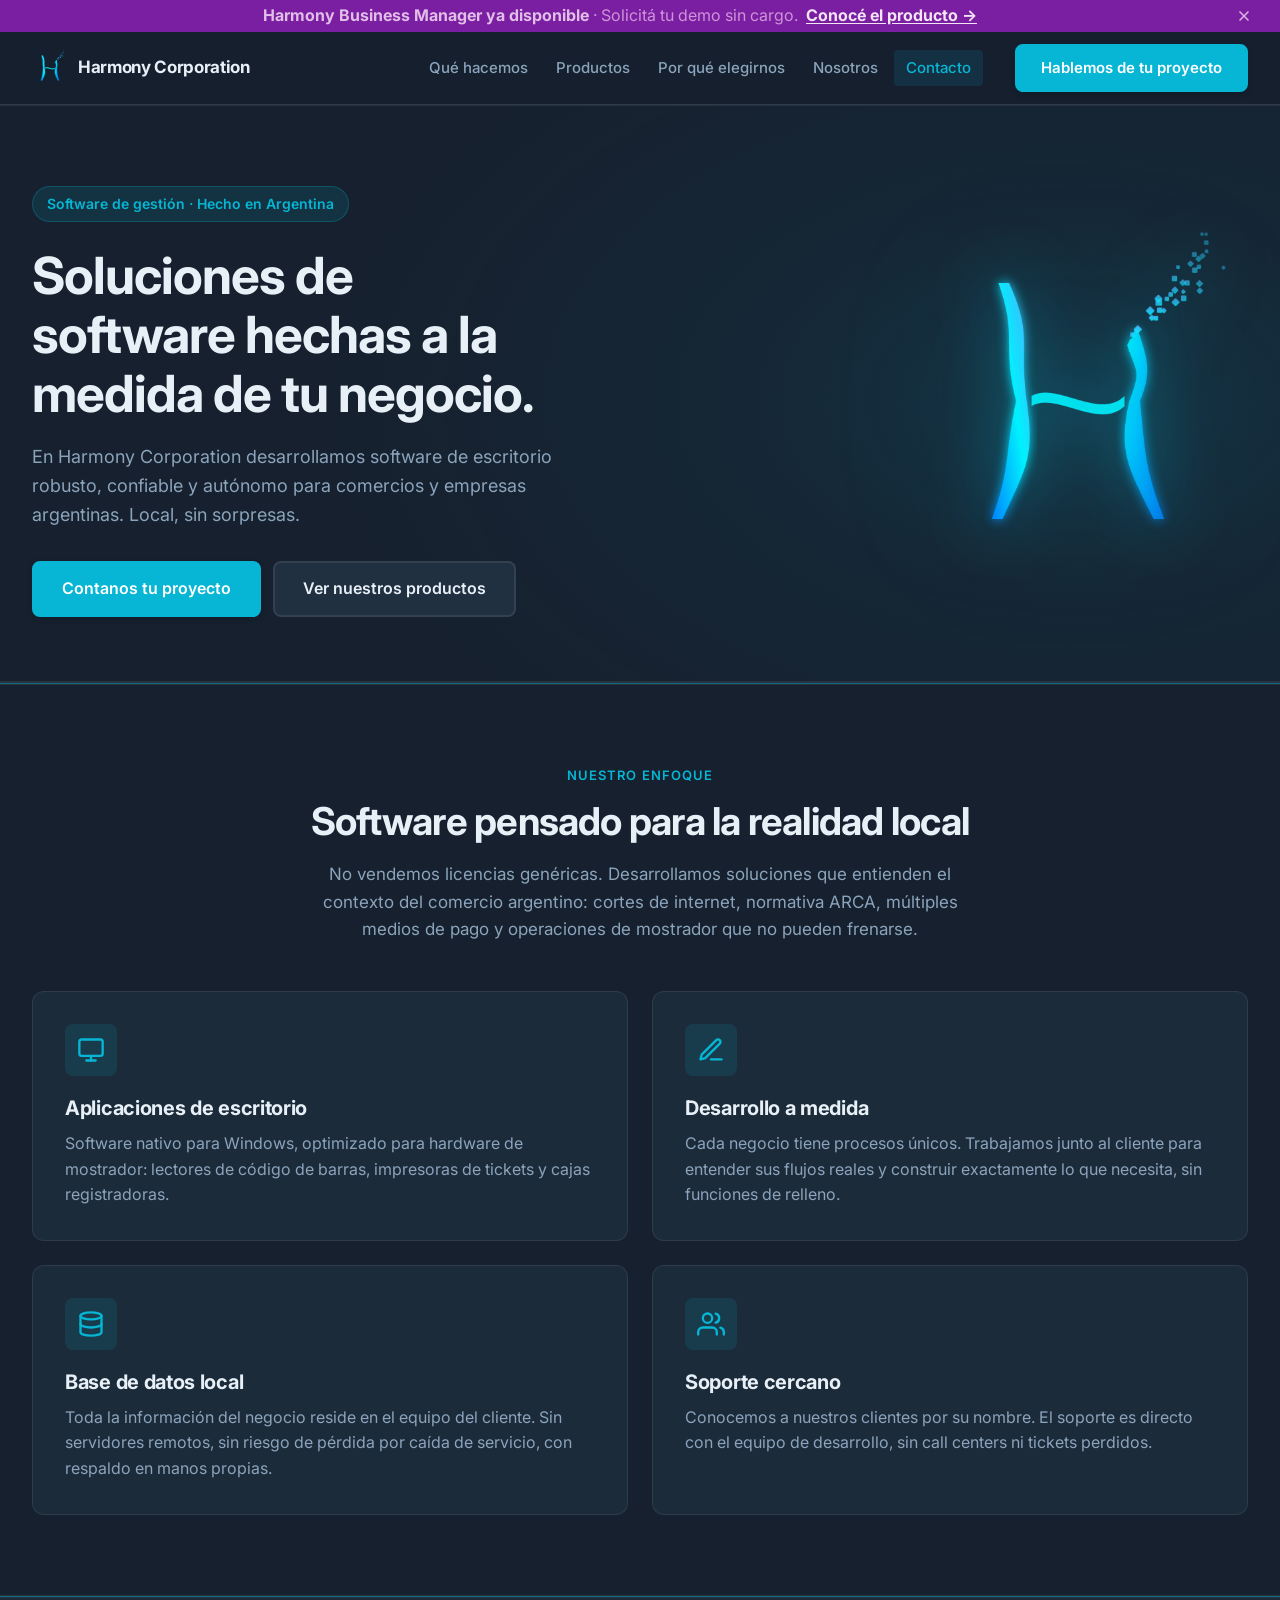
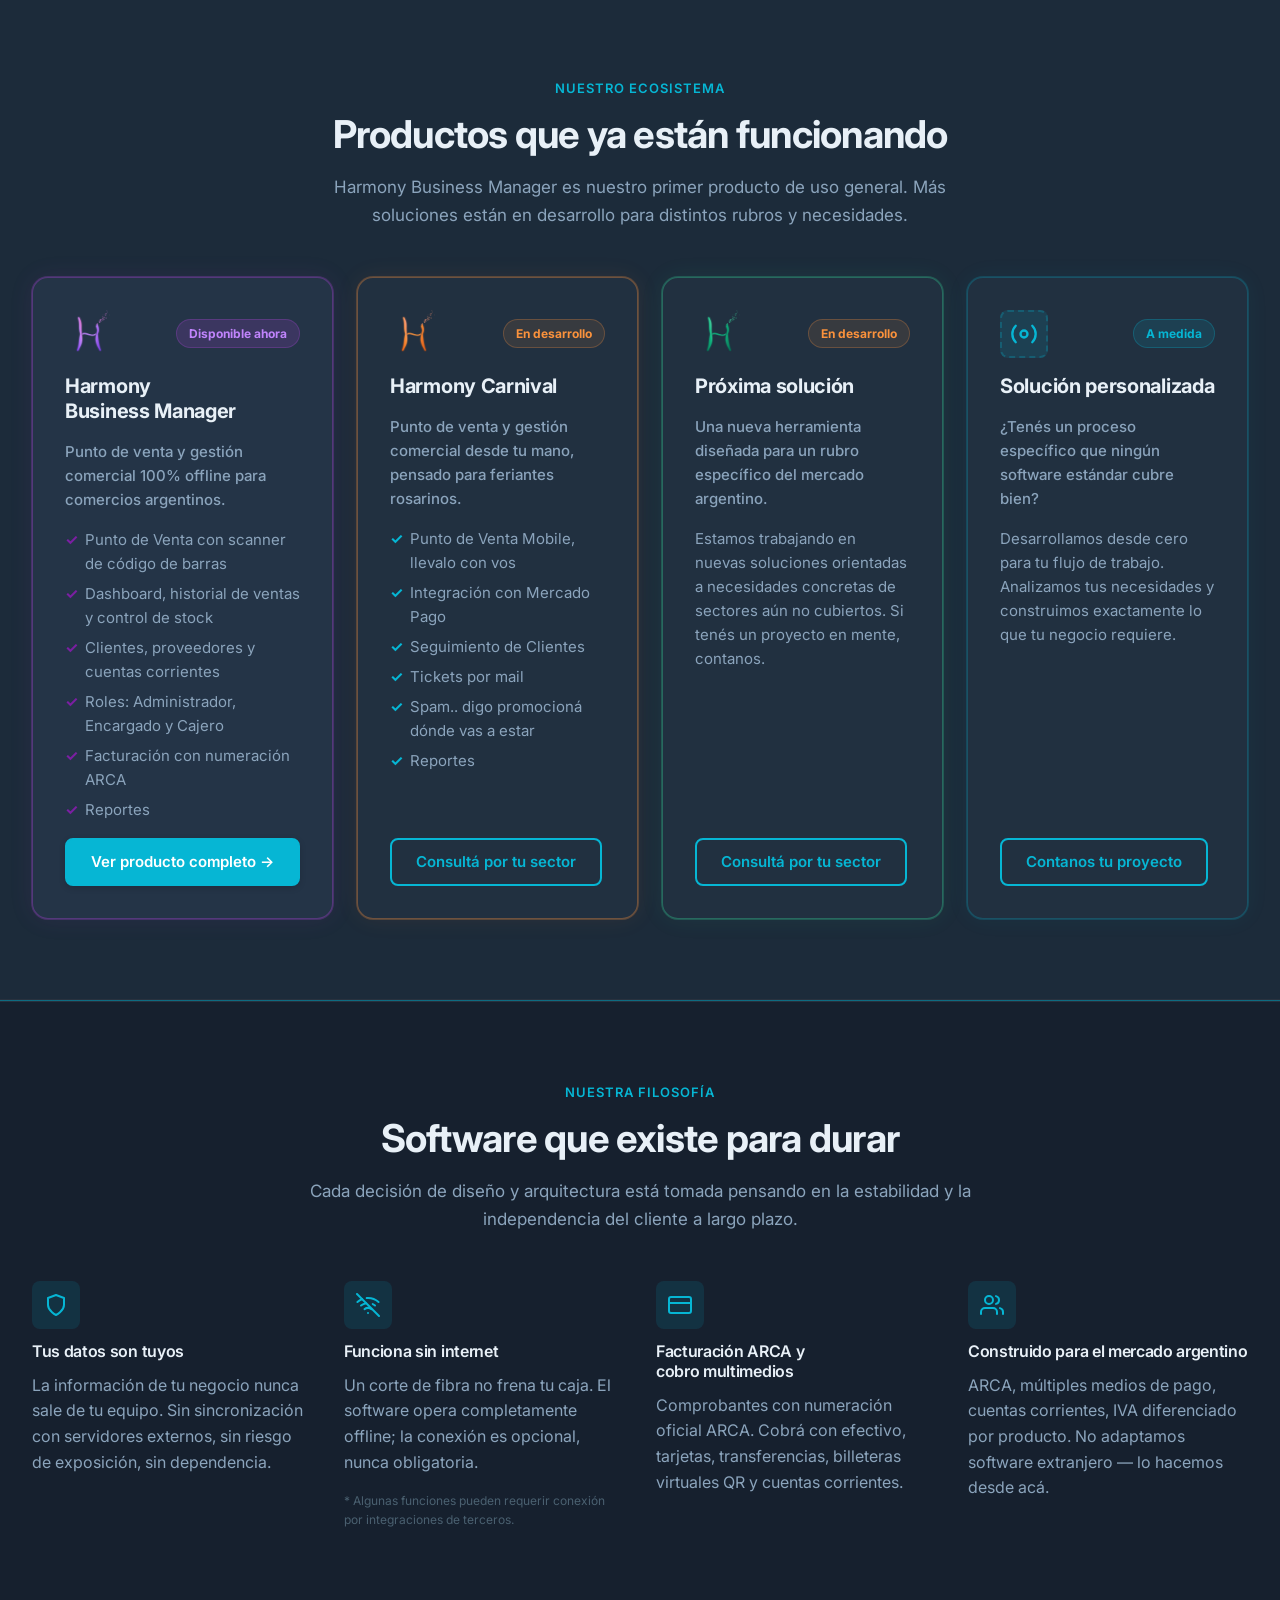
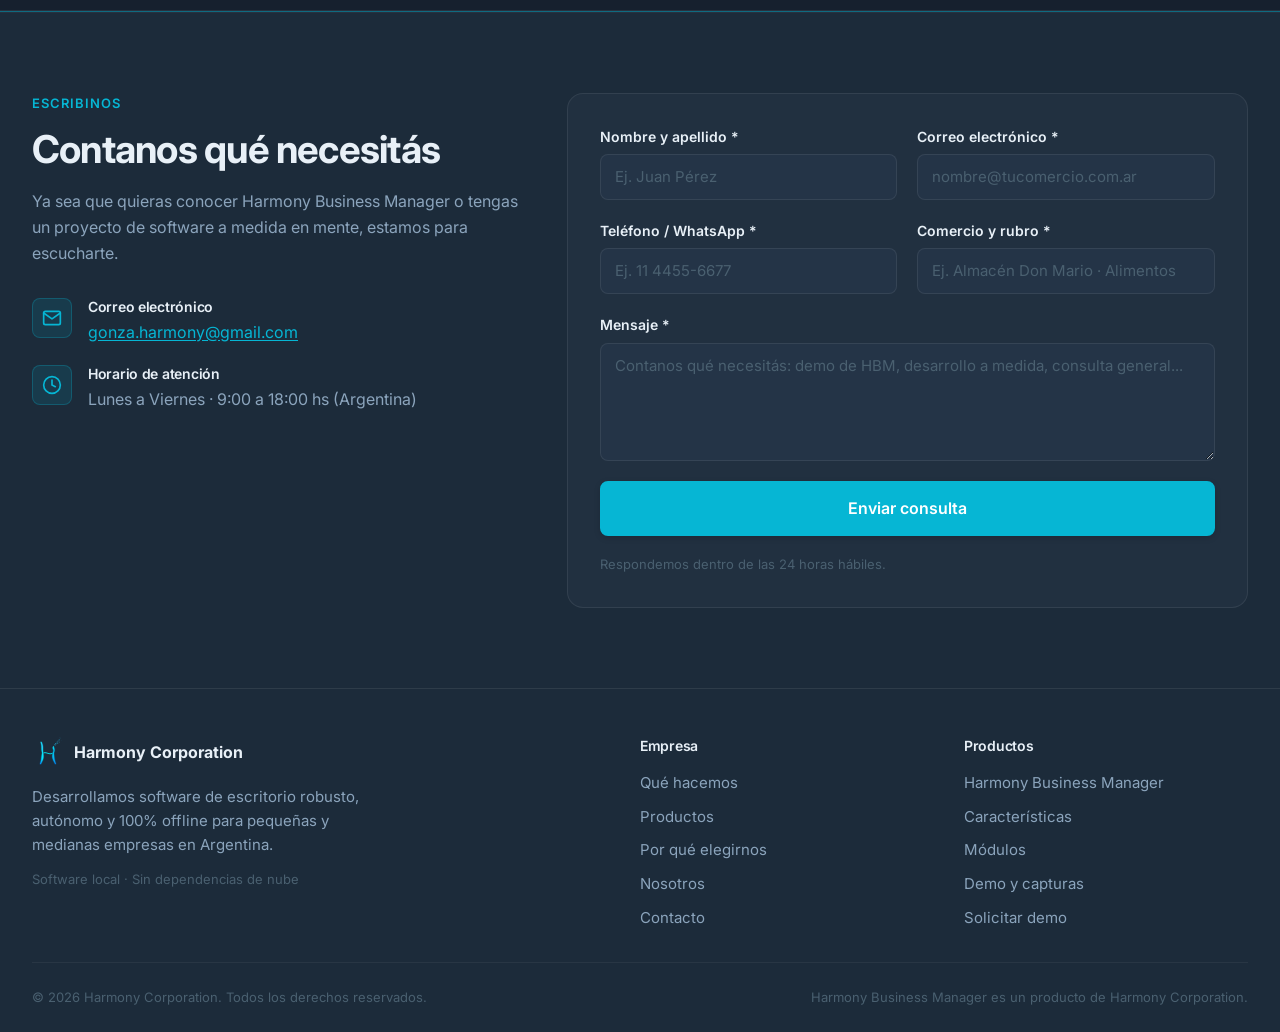
<file: index.html>
<!doctype html>
<html lang="es-AR">
  <head>
    <meta charset="UTF-8" />
    <meta name="viewport" content="width=device-width, initial-scale=1.0" />
    <title>Harmony Corporation — Software a medida para comercios argentinos</title>
    <meta name="description" content="Harmony Corporation desarrolla software de gestión comercial robusto, autónomo y offline para pequeñas y medianas empresas en Argentina." />
    <meta property="og:title" content="Harmony Corporation" />
    <meta property="og:description" content="Soluciones de software a medida para el comercio argentino. Confiables, offline y sin suscripciones." />
    <meta property="og:type" content="website" />
    <meta name="twitter:card" content="summary_large_image" />
    <link rel="icon" type="image/svg+xml" href="./assets/favicon.svg" />
    <link rel="preconnect" href="https://fonts.googleapis.com" />
    <link rel="preconnect" href="https://fonts.gstatic.com" crossorigin />
    <link href="https://fonts.googleapis.com/css2?family=Inter:wght@400;500;600;700&display=swap" rel="stylesheet" />
    <link rel="stylesheet" href="./style.css" />
  </head>

  <body>

    <!-- Promo Banner -->
    <div id="promo-bar" class="promo-bar" role="complementary" aria-label="Anuncio destacado">
      <p class="promo-text">
        <strong>Harmony Business Manager ya disponible</strong> &middot;
        Solicitá tu demo sin cargo.
        <a href="./harmony-business-manager.html#contacto" class="promo-link">Conocé el producto →</a>
      </p>
      <button id="promo-close" class="promo-close" aria-label="Cerrar anuncio">
        <svg width="16" height="16" viewBox="0 0 24 24" fill="none" stroke="currentColor" stroke-width="2.5" stroke-linecap="round" stroke-linejoin="round" aria-hidden="true">
          <line x1="18" y1="6"  x2="6"  y2="18"></line>
          <line x1="6"  y1="6"  x2="18" y2="18"></line>
        </svg>
      </button>
    </div>

    <!-- Header -->
    <header class="site-header" role="banner">
      <div class="container navbar">

        <a href="./index.html" class="brand" aria-label="Harmony Corporation — Inicio">
          <img src="./assets/harmony-logo-cyan.png" alt="Harmony Corporation" class="brand-logo" width="36" height="36" />
          <span class="brand-text">Harmony Corporation</span>
        </a>

        <nav class="nav-links" aria-label="Navegación principal">
          <a href="#que-hacemos"  class="nav-link">Qué hacemos</a>
          <a href="#productos"    class="nav-link">Productos</a>
          <a href="#por-que"      class="nav-link">Por qué elegirnos</a>
          <a href="./about.html"  class="nav-link">Nosotros</a>
          <a href="#contacto"     class="nav-link">Contacto</a>
        </nav>

        <div class="nav-cta">
          <a href="#contacto" class="btn btn-primary">Hablemos de tu proyecto</a>
        </div>

        <!-- Hamburger -->
        <button
          id="menu-toggle"
          class="menu-toggle"
          aria-expanded="false"
          aria-controls="mobile-nav-drawer"
          aria-label="Abrir menú de navegación"
        >
          <span></span>
          <span></span>
          <span></span>
        </button>
      </div>

      <!-- Mobile nav -->
      <div id="mobile-nav-drawer" class="mobile-nav-drawer" aria-label="Menú móvil">
        <nav class="mobile-nav-content" aria-label="Navegación móvil">
          <a href="#que-hacemos"  class="mobile-nav-link">Qué hacemos</a>
          <a href="#productos"    class="mobile-nav-link">Productos</a>
          <a href="#por-que"      class="mobile-nav-link">Por qué elegirnos</a>
          <a href="./about.html"  class="mobile-nav-link">Nosotros</a>
          <a href="#contacto"     class="mobile-nav-link">Contacto</a>
          <div class="mobile-nav-cta">
            <a href="#contacto" class="btn btn-primary" style="width:100%;">Hablemos de tu proyecto</a>
          </div>
        </nav>
      </div>
    </header>

    <!-- Main -->
    <main id="main-content">

      <!-- HERO -->
      <section class="hero-section" aria-labelledby="hero-heading">
        <div class="container hero-layout">

          <div class="hero-content reveal-on-scroll">
            <div class="hero-eyebrow">
              <span>Software de gestión · Hecho en Argentina</span>
            </div>

            <h1 id="hero-heading">
              Soluciones de software hechas a la medida de tu negocio.
            </h1>

            <p class="hero-subtitle">
              En Harmony Corporation desarrollamos software de escritorio robusto, confiable
              y autónomo para comercios y empresas argentinas. Local, sin sorpresas.
            </p>

            <div class="hero-actions">
              <a href="#contacto"  class="btn btn-primary btn-lg">Contanos tu proyecto</a>
              <a href="#productos" class="btn btn-secondary btn-lg">Ver nuestros productos</a>
            </div>
          </div>

          <div class="hero-visual reveal-on-scroll delay-2">
            <div class="hero-logo-display" aria-hidden="true">
              <img src="./assets/harmony-logo-cyan.png" alt="" width="512" height="512" />
            </div>
          </div>

        </div>
      </section>

      <!-- QUÉ HACEMOS -->
      <hr class="section-divider" aria-hidden="true" />
      <section id="que-hacemos" class="what-we-do-section" aria-labelledby="what-heading">
        <div class="container">

          <div class="section-header reveal-on-scroll">
            <span class="section-kicker">Nuestro enfoque</span>
            <h2 id="what-heading" class="section-title">Software pensado para la realidad local</h2>
            <p class="section-desc">
              No vendemos licencias genéricas. Desarrollamos soluciones que entienden el contexto
              del comercio argentino: cortes de internet, normativa ARCA, múltiples medios de pago
              y operaciones de mostrador que no pueden frenarse.
            </p>
          </div>

          <div class="services-grid">

            <article class="service-card reveal-on-scroll delay-1">
              <div class="service-icon" aria-hidden="true">
                <svg width="28" height="28" viewBox="0 0 24 24" fill="none" stroke="currentColor" stroke-width="2" stroke-linecap="round" stroke-linejoin="round">
                  <rect x="2" y="3" width="20" height="14" rx="2" ry="2"></rect>
                  <line x1="8" y1="21" x2="16" y2="21"></line>
                  <line x1="12" y1="17" x2="12" y2="21"></line>
                </svg>
              </div>
              <h3>Aplicaciones de escritorio</h3>
              <p>
                Software nativo para Windows, optimizado para hardware de mostrador: lectores de código
                de barras, impresoras de tickets y cajas registradoras.
              </p>
            </article>

            <article class="service-card reveal-on-scroll delay-2">
              <div class="service-icon" aria-hidden="true">
                <svg width="28" height="28" viewBox="0 0 24 24" fill="none" stroke="currentColor" stroke-width="2" stroke-linecap="round" stroke-linejoin="round">
                  <path d="M12 20h9"></path>
                  <path d="M16.5 3.5a2.121 2.121 0 0 1 3 3L7 19l-4 1 1-4L16.5 3.5z"></path>
                </svg>
              </div>
              <h3>Desarrollo a medida</h3>
              <p>
                Cada negocio tiene procesos únicos. Trabajamos junto al cliente para entender sus
                flujos reales y construir exactamente lo que necesita, sin funciones de relleno.
              </p>
            </article>

            <article class="service-card reveal-on-scroll delay-3">
              <div class="service-icon" aria-hidden="true">
                <svg width="28" height="28" viewBox="0 0 24 24" fill="none" stroke="currentColor" stroke-width="2" stroke-linecap="round" stroke-linejoin="round">
                  <ellipse cx="12" cy="5" rx="9" ry="3"></ellipse>
                  <path d="M21 12c0 1.66-4 3-9 3s-9-1.34-9-3"></path>
                  <path d="M3 5v14c0 1.66 4 3 9 3s9-1.34 9-3V5"></path>
                </svg>
              </div>
              <h3>Base de datos local</h3>
              <p>
                Toda la información del negocio reside en el equipo del cliente. Sin servidores
                remotos, sin riesgo de pérdida por caída de servicio, con respaldo en manos propias.
              </p>
            </article>

            <article class="service-card reveal-on-scroll delay-4">
              <div class="service-icon" aria-hidden="true">
                <svg width="28" height="28" viewBox="0 0 24 24" fill="none" stroke="currentColor" stroke-width="2" stroke-linecap="round" stroke-linejoin="round">
                  <path d="M17 21v-2a4 4 0 0 0-4-4H5a4 4 0 0 0-4 4v2"></path>
                  <circle cx="9" cy="7" r="4"></circle>
                  <path d="M23 21v-2a4 4 0 0 0-3-3.87"></path>
                  <path d="M16 3.13a4 4 0 0 1 0 7.75"></path>
                </svg>
              </div>
              <h3>Soporte cercano</h3>
              <p>
                Conocemos a nuestros clientes por su nombre. El soporte es directo con el equipo
                de desarrollo, sin call centers ni tickets perdidos.
              </p>
            </article>

          </div>
        </div>
      </section>

      <!-- PRODUCTOS -->
      <hr class="section-divider" aria-hidden="true" />
      <section id="productos" class="products-section" aria-labelledby="products-heading">
        <div class="container">

          <div class="section-header reveal-on-scroll">
            <span class="section-kicker">Nuestro ecosistema</span>
            <h2 id="products-heading" class="section-title">Productos que ya están funcionando</h2>
            <p class="section-desc">
              Harmony Business Manager es nuestro primer producto de uso general.
              Más soluciones están en desarrollo para distintos rubros y necesidades.
            </p>
          </div>

          <div class="products-grid">

            <article class="product-card product-card--flagship reveal-on-scroll delay-1" aria-label="Harmony Business Manager — Producto insignia">
              <div class="product-card-header">
                <img src="./assets/harmony-logo-violet.png" alt="Harmony Business Manager" class="product-logo" width="48" height="48" />
                <div class="product-badge">Disponible ahora</div>
              </div>
              <h3>Harmony Business Manager</h3>
              <p class="product-tagline">Punto de venta y gestión comercial 100% offline para comercios argentinos.</p>
              <ul class="product-highlights">
                <li>Punto de Venta con scanner de código de barras</li>
                <li>Dashboard, historial de ventas y control de stock</li>
                <li>Clientes, proveedores y cuentas corrientes</li>
                <li>Roles: Administrador, Encargado y Cajero</li>
                <li>Facturación con numeración ARCA</li>
		<li>Reportes</li>

              </ul>
              <a href="./harmony-business-manager.html" class="btn btn-primary">Ver producto completo →</a>
            </article>

            <article class="product-card product-card--carnival reveal-on-scroll delay-2" aria-label="Harmony Carnival — Próximo producto">
              <div class="product-card-header">
                <img src="./assets/harmony-logo-peach.png" alt="Harmony Carnival" class="product-logo" width="48" height="48" />
                <div class="product-badge product-badge--soon">En desarrollo</div>
              </div>
              <h3>Harmony Carnival</h3>
              <p class="product-tagline">Punto de venta y gestión comercial desde tu mano, pensado para feriantes rosarinos.</p>
              <ul class="product-highlights">
		<li>Punto de Venta Mobile, llevalo con vos</li>
		<li>Integración con Mercado Pago</li>
		<li>Seguimiento de Clientes</li>
		<li>Tickets por mail</li>
		<li>Spam.. digo promocioná dónde vas a estar</li>
		<li>Reportes</li>

              </ul>
              <a href="#contacto" class="btn btn-outline-accent">Consultá por tu sector</a>
            </article>
	    
	    <article class="product-card product-card--next reveal-on-scroll delay-3" aria-label="Próximo producto en desarrollo">
              <div class="product-card-header">
                <img src="./assets/harmony-logo-emerald.png" alt="Próxima solución Harmony" class="product-logo" width="48" height="48" />
                <div class="product-badge product-badge--soon">En desarrollo</div>
              </div>
              <h3>Próxima solución</h3>
              <p class="product-tagline">Una nueva herramienta diseñada para un rubro específico del mercado argentino.</p>
              <p class="product-coming-desc">
                Estamos trabajando en nuevas soluciones orientadas a necesidades concretas
                de sectores aún no cubiertos. Si tenés un proyecto en mente, contanos.
              </p>
              <a href="#contacto" class="btn btn-outline-accent">Consultá por tu sector</a>
            </article>

            <!-- Placeholder: custom solutions card -->
            <article class="product-card product-card--custom reveal-on-scroll delay-4" aria-label="Soluciones a medida">
              <div class="product-card-header">
                <div class="product-logo-placeholder product-logo-placeholder--custom" aria-hidden="true">
                  <svg width="28" height="28" viewBox="0 0 24 24" fill="none" stroke="currentColor" stroke-width="2" stroke-linecap="round" stroke-linejoin="round">
                    <circle cx="12" cy="12" r="3"></circle>
                    <path d="M19.07 4.93a10 10 0 0 1 0 14.14"></path>
                    <path d="M4.93 4.93a10 10 0 0 0 0 14.14"></path>
                  </svg>
                </div>
                <div class="product-badge product-badge--custom">A medida</div>
              </div>
              <h3>Solución personalizada</h3>
              <p class="product-tagline">¿Tenés un proceso específico que ningún software estándar cubre bien?</p>
              <p class="product-coming-desc">
                Desarrollamos desde cero para tu flujo de trabajo. Analizamos tus necesidades
                y construimos exactamente lo que tu negocio requiere.
              </p>
              <a href="#contacto" class="btn btn-outline-accent">Contanos tu proyecto</a>
            </article>

          </div>
        </div>
      </section>

      <!-- HARMONY CORPORATION -->
      <hr class="section-divider" aria-hidden="true" />
      <section id="por-que" class="why-section" aria-labelledby="why-heading">
        <div class="container">

          <div class="section-header reveal-on-scroll">
            <span class="section-kicker">Nuestra filosofía</span>
            <h2 id="why-heading" class="section-title">Software que existe para durar</h2>
            <p class="section-desc">
              Cada decisión de diseño y arquitectura está tomada pensando en la estabilidad
              y la independencia del cliente a largo plazo.
            </p>
          </div>

          <div class="values-grid">

            <div class="value-item reveal-on-scroll delay-1">
              <div class="value-icon" aria-hidden="true">
                <svg width="24" height="24" viewBox="0 0 24 24" fill="none" stroke="currentColor" stroke-width="2" stroke-linecap="round" stroke-linejoin="round">
                  <path d="M12 22s8-4 8-10V5l-8-3-8 3v7c0 6 8 10 8 10z"></path>
                </svg>
              </div>
              <h4>Tus datos son tuyos</h4>
              <p>La información de tu negocio nunca sale de tu equipo. Sin sincronización con servidores externos, sin riesgo de exposición, sin dependencia.</p>
            </div>

            <div class="value-item reveal-on-scroll delay-2">
              <div class="value-icon" aria-hidden="true">
                <svg width="24" height="24" viewBox="0 0 24 24" fill="none" stroke="currentColor" stroke-width="2" stroke-linecap="round" stroke-linejoin="round">
                  <line x1="1"  y1="1"  x2="23" y2="23"></line>
                  <path d="M16.72 11.06A10.94 10.94 0 0 1 19 12.55"></path>
                  <path d="M5 12.55a10.94 10.94 0 0 1 5.17-2.39"></path>
                  <path d="M10.71 5.05A16 16 0 0 1 22.56 9"></path>
                  <path d="M1.42 9a15.91 15.91 0 0 1 4.7-2.88"></path>
                  <path d="M8.53 16.11a6 6 0 0 1 6.95 0"></path>
                  <line x1="12" y1="20" x2="12.01" y2="20"></line>
                </svg>
              </div>
              <h4>Funciona sin internet</h4>
              <p>Un corte de fibra no frena tu caja. El software opera completamente offline; la conexión es opcional, nunca obligatoria.</p>
              <p class="value-disclaimer">* Algunas funciones pueden requerir conexión por integraciones de terceros.</p>
            </div>

            <div class="value-item reveal-on-scroll delay-3">
              <div class="value-icon" aria-hidden="true">
                <svg width="24" height="24" viewBox="0 0 24 24" fill="none" stroke="currentColor" stroke-width="2" stroke-linecap="round" stroke-linejoin="round">
                  <rect x="1" y="4" width="22" height="16" rx="2" ry="2"></rect>
                  <line x1="1" y1="10" x2="23" y2="10"></line>
                </svg>
              </div>
              <h4>Facturación ARCA y cobro multimedios</h4>
              <p>Comprobantes con numeración oficial ARCA. Cobrá con efectivo, tarjetas, transferencias, billeteras virtuales QR y cuentas corrientes.</p>
            </div>

            <div class="value-item reveal-on-scroll delay-4">
              <div class="value-icon" aria-hidden="true">
                <svg width="24" height="24" viewBox="0 0 24 24" fill="none" stroke="currentColor" stroke-width="2" stroke-linecap="round" stroke-linejoin="round">
                  <path d="M17 21v-2a4 4 0 0 0-4-4H5a4 4 0 0 0-4 4v2"></path>
                  <circle cx="9" cy="7" r="4"></circle>
                  <path d="M23 21v-2a4 4 0 0 0-3-3.87"></path>
                  <path d="M16 3.13a4 4 0 0 1 0 7.75"></path>
                </svg>
              </div>
              <h4>Construido para el mercado argentino</h4>
              <p>ARCA, múltiples medios de pago, cuentas corrientes, IVA diferenciado por producto. No adaptamos software extranjero — lo hacemos desde acá.</p>
            </div>

          </div>
        </div>
      </section>

      <!-- CONTACTO -->
      <hr class="section-divider" aria-hidden="true" />
      <section id="contacto" class="contact-section" aria-labelledby="contact-heading">
        <div class="container contact-layout">

          <div class="contact-info reveal-on-scroll">
            <span class="section-kicker">Escribinos</span>
            <h2 id="contact-heading">Contanos qué necesitás</h2>
            <p>
              Ya sea que quieras conocer Harmony Business Manager o tengas un proyecto
              de software a medida en mente, estamos para escucharte.
            </p>

            <ul class="contact-detail-list">
              <li class="contact-detail-item">
                <div class="contact-icon" aria-hidden="true">
                  <svg width="20" height="20" viewBox="0 0 24 24" fill="none" stroke="currentColor" stroke-width="2" stroke-linecap="round" stroke-linejoin="round">
                    <path d="M4 4h16c1.1 0 2 .9 2 2v12c0 1.1-.9 2-2 2H4c-1.1 0-2-.9-2-2V6c0-1.1.9-2 2-2z"></path>
                    <polyline points="22,6 12,13 2,6"></polyline>
                  </svg>
                </div>
                <div class="contact-detail-text">
                  <h4>Correo electrónico</h4>
                  <p><a href="mailto:gonza.harmony@gmail.com">gonza.harmony@gmail.com</a></p>
                </div>
              </li>

              <li class="contact-detail-item">
                <div class="contact-icon" aria-hidden="true">
                  <svg width="20" height="20" viewBox="0 0 24 24" fill="none" stroke="currentColor" stroke-width="2" stroke-linecap="round" stroke-linejoin="round">
                    <circle cx="12" cy="12" r="10"></circle>
                    <polyline points="12 6 12 12 16 14"></polyline>
                  </svg>
                </div>
                <div class="contact-detail-text">
                  <h4>Horario de atención</h4>
                  <p>Lunes a Viernes · 9:00 a 18:00 hs (Argentina)</p>
                </div>
              </li>
            </ul>
          </div>

          <div class="contact-form-wrapper reveal-on-scroll delay-1">
            <form id="contact-form" class="contact-form" novalidate aria-label="Formulario de contacto">
              <fieldset>
                <legend class="visually-hidden">Datos de contacto</legend>

                <div class="form-group">
                  <label for="form-name" class="form-label">Nombre y apellido <span aria-hidden="true">*</span></label>
                  <input type="text"  id="form-name"     name="name"     class="form-input"    placeholder="Ej. Juan Pérez"                         required autocomplete="name" />
                  <span class="form-error" role="alert">Por favor ingresá tu nombre.</span>
                </div>

                <div class="form-group">
                  <label for="form-email" class="form-label">Correo electrónico <span aria-hidden="true">*</span></label>
                  <input type="email" id="form-email"    name="email"    class="form-input"    placeholder="nombre@tucomercio.com.ar"                required autocomplete="email" />
                  <span class="form-error" role="alert">Por favor ingresá un correo válido.</span>
                </div>

                <div class="form-group">
                  <label for="form-phone" class="form-label">Teléfono / WhatsApp <span aria-hidden="true">*</span></label>
                  <input type="tel"   id="form-phone"    name="phone"    class="form-input"    placeholder="Ej. 11 4455-6677"                        required autocomplete="tel" />
                  <span class="form-error" role="alert">Por favor ingresá un teléfono de contacto.</span>
                </div>

                <div class="form-group">
                  <label for="form-business" class="form-label">Comercio y rubro <span aria-hidden="true">*</span></label>
                  <input type="text"  id="form-business" name="business" class="form-input"    placeholder="Ej. Almacén Don Mario · Alimentos"       required />
                  <span class="form-error" role="alert">Por favor indicá tu comercio y rubro.</span>
                </div>

                <div class="form-group form-group--full">
                  <label for="form-message" class="form-label">Mensaje <span aria-hidden="true">*</span></label>
                  <textarea id="form-message" name="message" class="form-textarea" rows="4"
                    placeholder="Contanos qué necesitás: demo de HBM, desarrollo a medida, consulta general..."
                    required></textarea>
                  <span class="form-error" role="alert">Por favor ingresá tu mensaje.</span>
                </div>

                <div class="form-group form-group--full">
                  <button type="submit" class="btn btn-primary btn-lg form-submit">Enviar consulta</button>
                  <p class="form-notice">Respondemos dentro de las 24 horas hábiles.</p>
                </div>
              </fieldset>
            </form>

            <div id="form-success" class="form-success" role="status" aria-live="polite" hidden>
              <div class="form-success-icon" aria-hidden="true">✓</div>
              <h3>¡Mensaje recibido!</h3>
              <p>Gracias por escribirnos. Te respondemos a la brevedad para coordinar una demo o una reunión.</p>
              <button id="form-reset" type="button" class="btn btn-secondary">Enviar otra consulta</button>
            </div>
          </div>

        </div>
      </section>

    </main>

    <!-- FOOTER -->
    <footer class="site-footer" role="contentinfo">
      <div class="container">
        <div class="footer-top">

          <div class="footer-brand-col">
            <a href="./index.html" class="footer-brand" aria-label="Harmony Corporation">
              <img src="./assets/harmony-logo-cyan.png" alt="Harmony Corporation" class="footer-brand-logo" width="32" height="32" />
              <span class="footer-brand-text">Harmony Corporation</span>
            </a>
            <p class="footer-desc">
              Desarrollamos software de escritorio robusto, autónomo y 100% offline
              para pequeñas y medianas empresas en Argentina.
            </p>
            <p class="footer-badge">Software local · Sin dependencias de nube</p>
          </div>

          <div class="footer-col">
            <h4>Empresa</h4>
            <ul class="footer-links">
              <li><a href="#que-hacemos">Qué hacemos</a></li>
              <li><a href="#productos">Productos</a></li>
              <li><a href="#por-que">Por qué elegirnos</a></li>
              <li><a href="./about.html">Nosotros</a></li>
              <li><a href="#contacto">Contacto</a></li>
            </ul>
          </div>

          <div class="footer-col">
            <h4>Productos</h4>
            <ul class="footer-links">
              <li><a href="./harmony-business-manager.html">Harmony Business Manager</a></li>
              <li><a href="./harmony-business-manager.html#caracteristicas">Características</a></li>
              <li><a href="./harmony-business-manager.html#modulos">Módulos</a></li>
              <li><a href="./harmony-business-manager.html#demostracion">Demo y capturas</a></li>
              <li><a href="./harmony-business-manager.html#contacto">Solicitar demo</a></li>
            </ul>
          </div>

        </div>

        <div class="footer-bottom">
          <p>© 2026 Harmony Corporation. Todos los derechos reservados.</p>
          <p>Harmony Business Manager es un producto de Harmony Corporation.</p>
        </div>
      </div>
    </footer>

    <script src="./main.js" defer></script>
  </body>
</html>
</file>
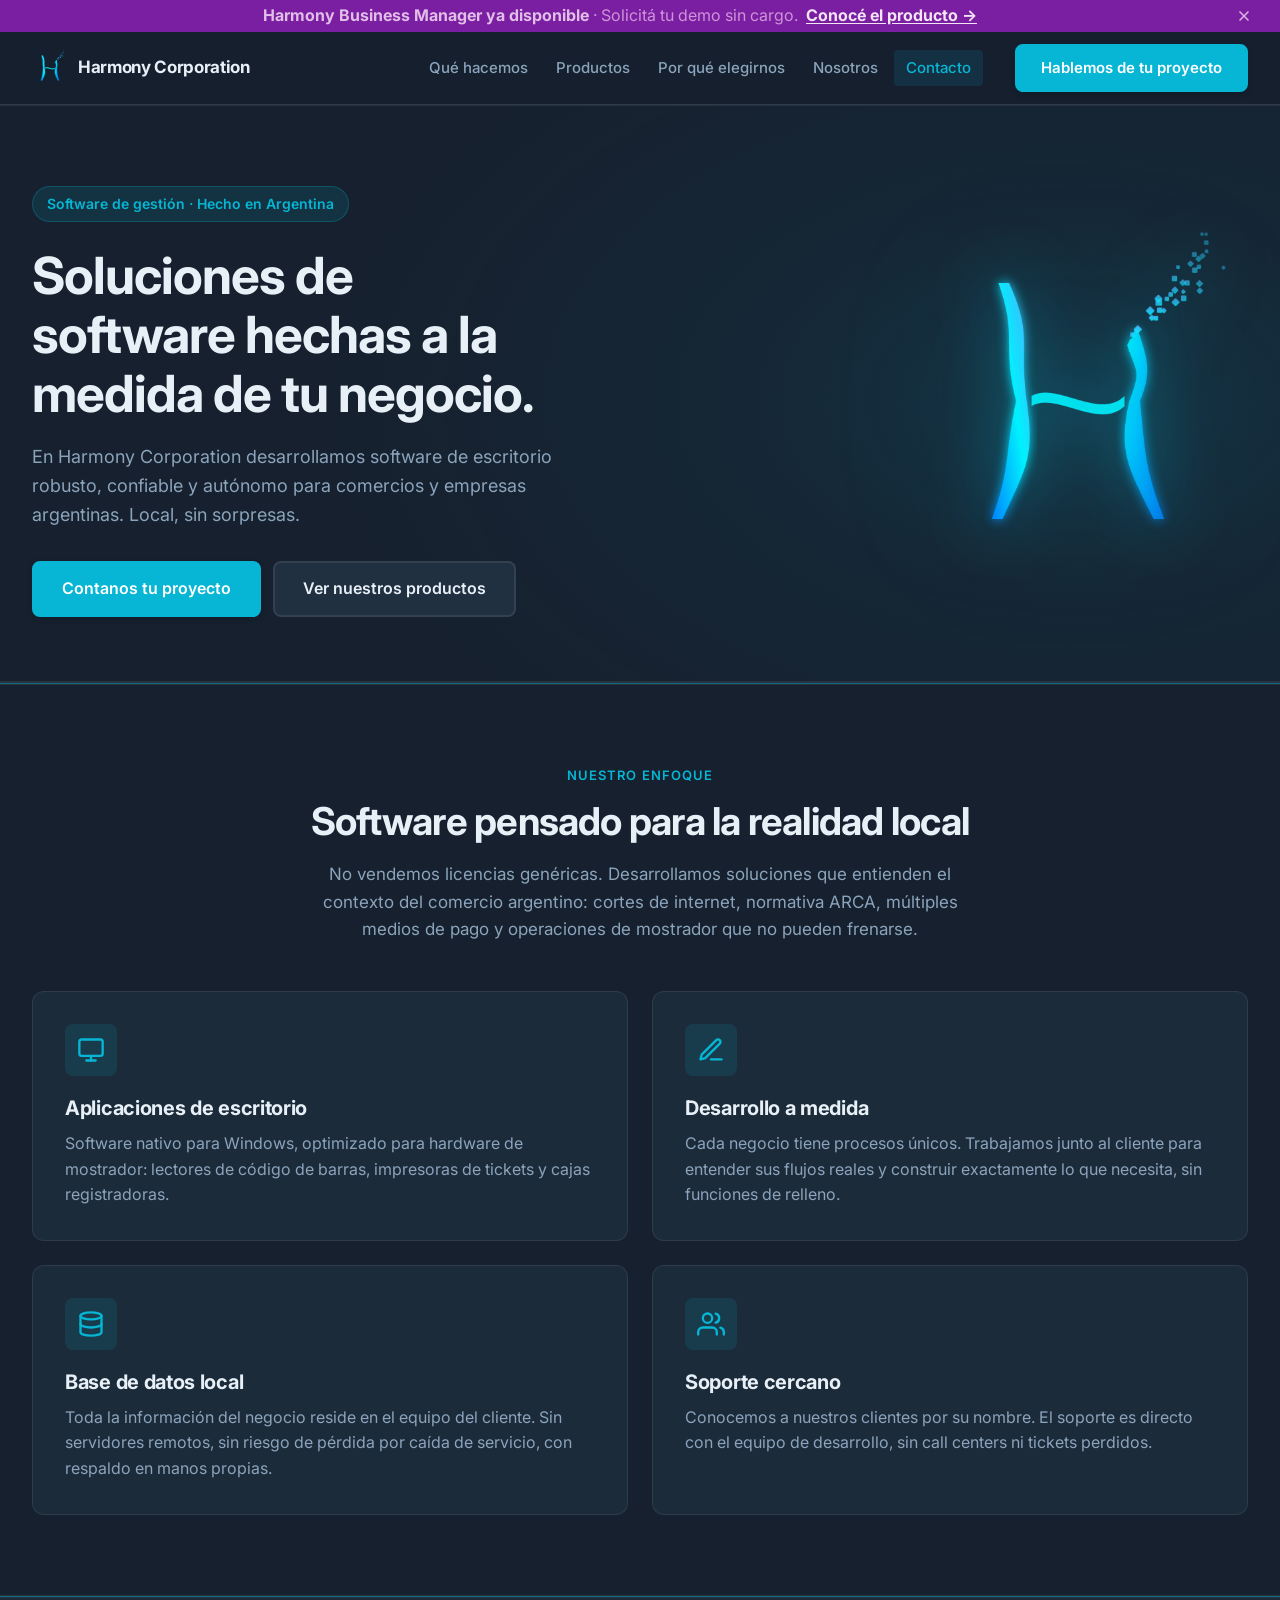
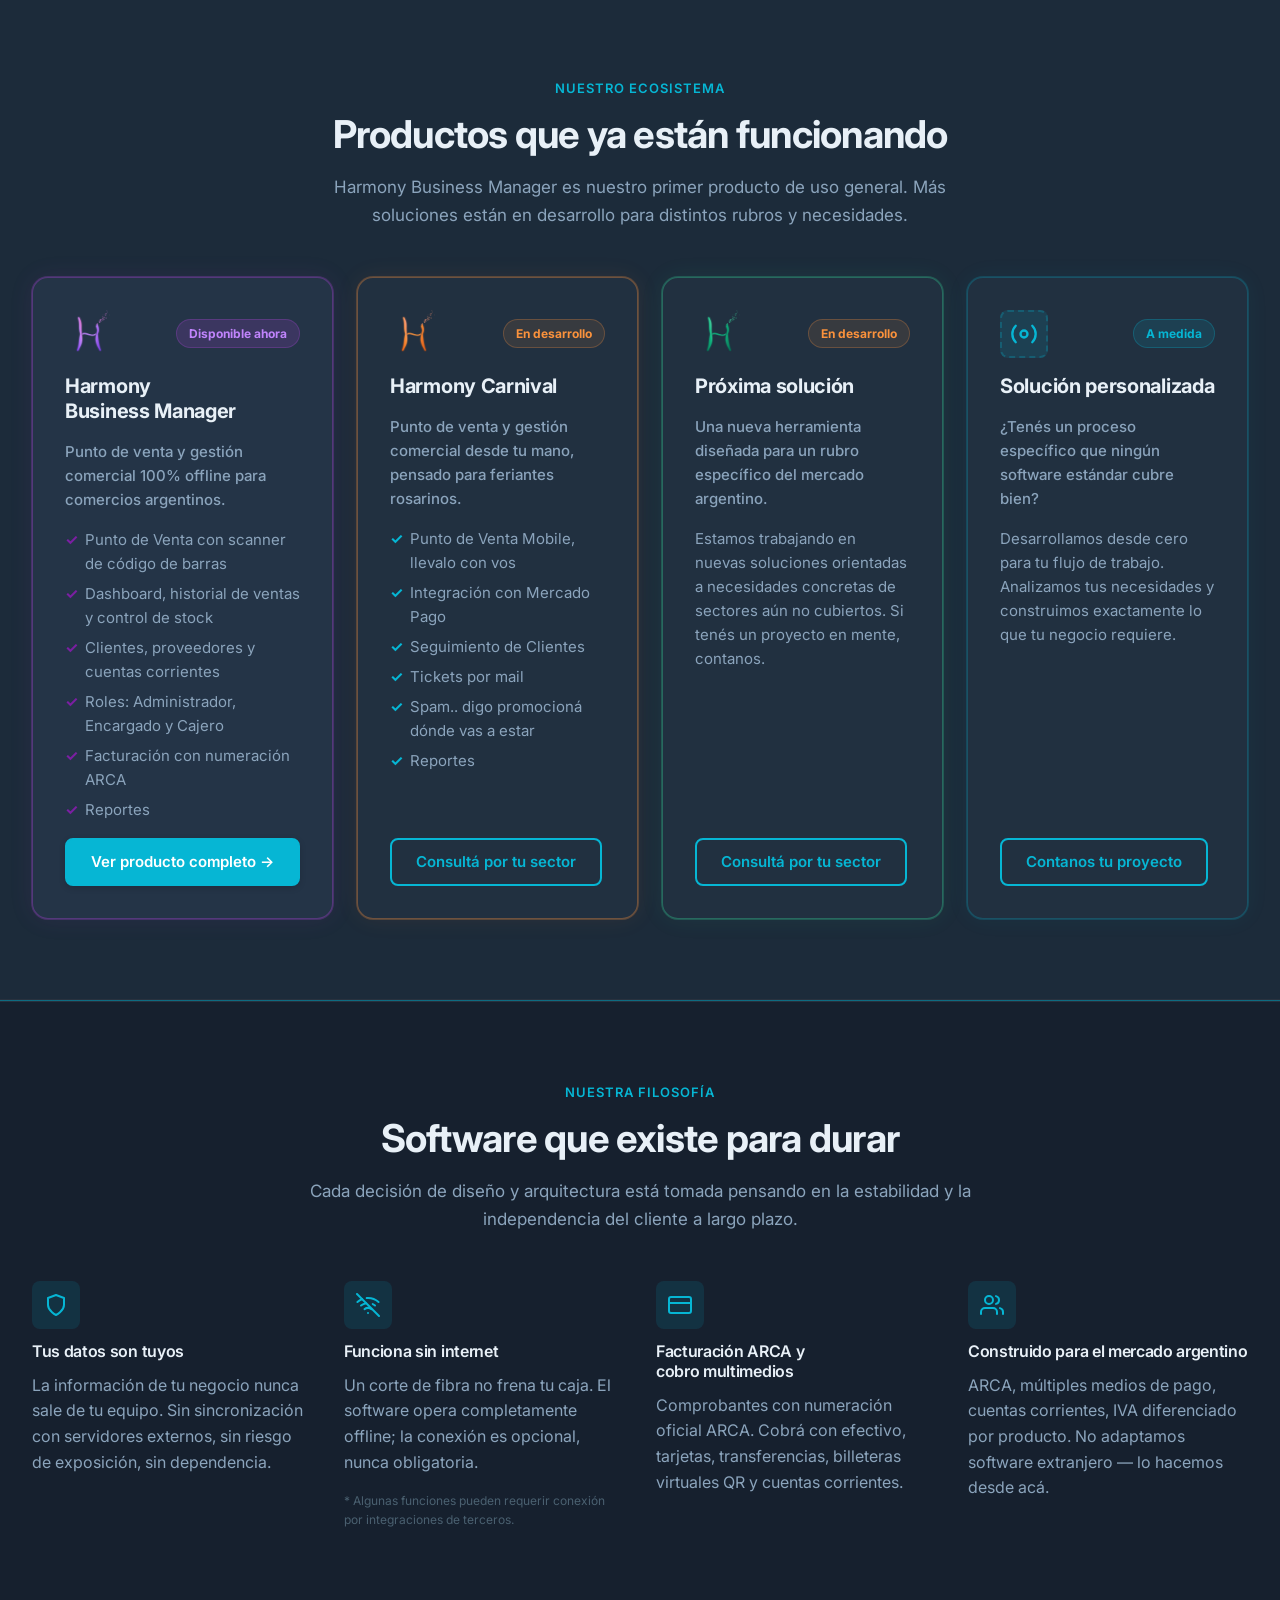
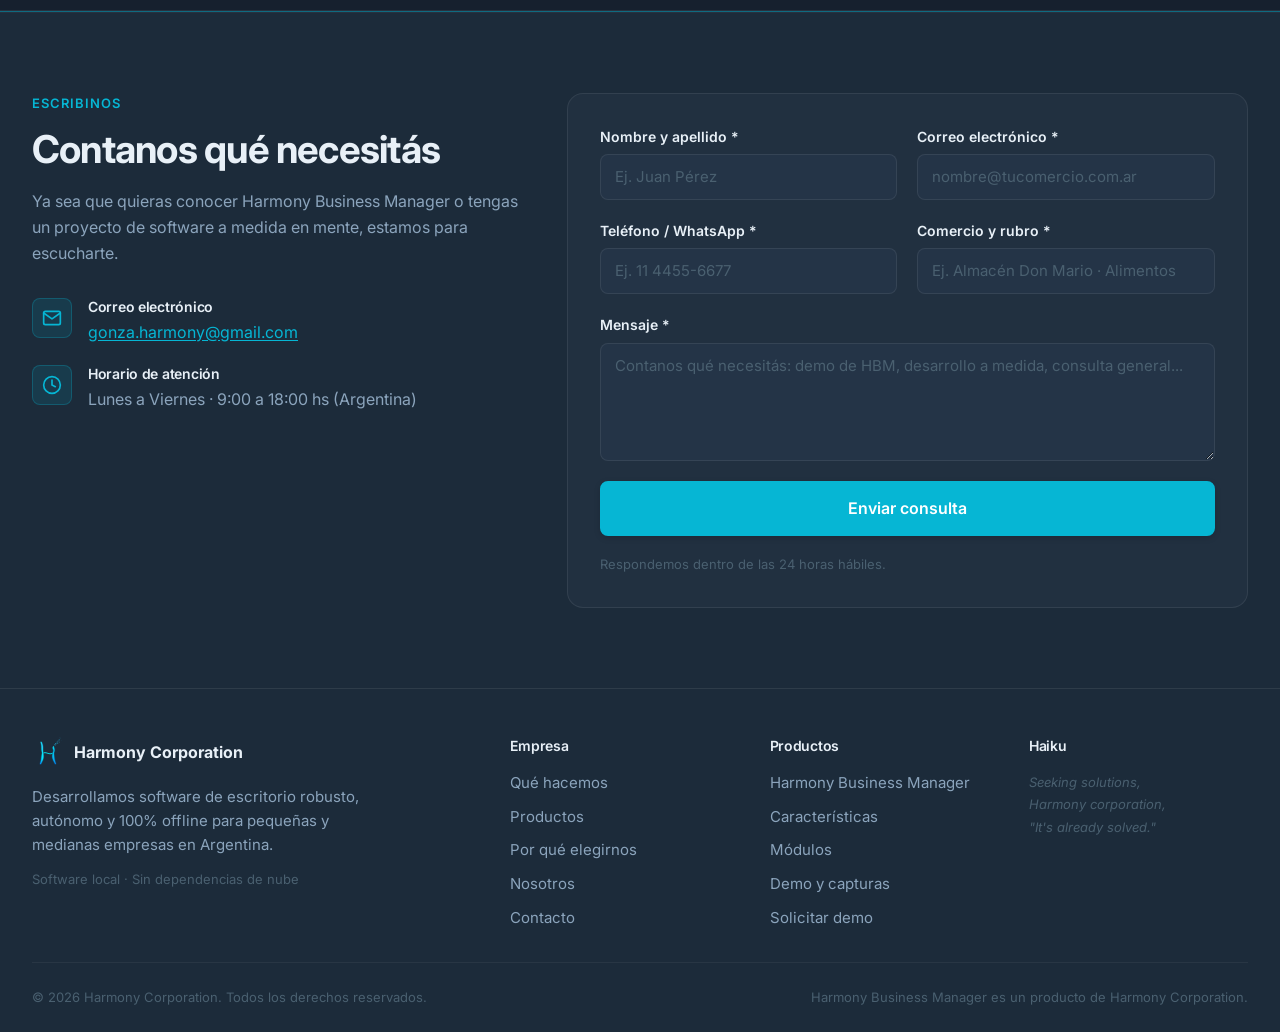
<file: public/index.html>
<!doctype html>
<html lang="es-AR">
  <head>
    <meta charset="UTF-8" />
    <meta name="viewport" content="width=device-width, initial-scale=1.0" />
    <title>Harmony Corporation — Software a medida para comercios argentinos</title>
    <meta name="description" content="Harmony Corporation desarrolla software de gestión comercial robusto, autónomo y offline para pequeñas y medianas empresas en Argentina." />
    <meta property="og:title" content="Harmony Corporation" />
    <meta property="og:description" content="Soluciones de software a medida para el comercio argentino. Confiables, offline y sin suscripciones." />
    <meta property="og:type" content="website" />
    <meta name="twitter:card" content="summary_large_image" />
    <link rel="icon" type="image/svg+xml" href="./assets/favicon.svg" />
    <link rel="preconnect" href="https://fonts.googleapis.com" />
    <link rel="preconnect" href="https://fonts.gstatic.com" crossorigin />
    <link href="https://fonts.googleapis.com/css2?family=Inter:wght@400;500;600;700&display=swap" rel="stylesheet" />
    <link rel="stylesheet" href="./style.css" />
  </head>

  <body>

    <!-- Promo Banner -->
    <div id="promo-bar" class="promo-bar" role="complementary" aria-label="Anuncio destacado">
      <p class="promo-text">
        <strong>Harmony Business Manager ya disponible</strong> &middot;
        Solicitá tu demo sin cargo.
        <a href="./harmony-business-manager.html#contacto" class="promo-link">Conocé el producto →</a>
      </p>
      <button id="promo-close" class="promo-close" aria-label="Cerrar anuncio">
        <svg width="16" height="16" viewBox="0 0 24 24" fill="none" stroke="currentColor" stroke-width="2.5" stroke-linecap="round" stroke-linejoin="round" aria-hidden="true">
          <line x1="18" y1="6"  x2="6"  y2="18"></line>
          <line x1="6"  y1="6"  x2="18" y2="18"></line>
        </svg>
      </button>
    </div>

    <!-- Header -->
    <header class="site-header" role="banner">
      <div class="container navbar">

        <a href="./index.html" class="brand" aria-label="Harmony Corporation — Inicio">
          <img src="./assets/harmony-logo-cyan.png" alt="Harmony Corporation" class="brand-logo" width="36" height="36" />
          <span class="brand-text">Harmony Corporation</span>
        </a>

        <nav class="nav-links" aria-label="Navegación principal">
          <a href="#que-hacemos"  class="nav-link">Qué hacemos</a>
          <a href="#productos"    class="nav-link">Productos</a>
          <a href="#por-que"      class="nav-link">Por qué elegirnos</a>
          <a href="./about.html"  class="nav-link">Nosotros</a>
          <a href="#contacto"     class="nav-link">Contacto</a>
        </nav>

        <div class="nav-cta">
          <a href="#contacto" class="btn btn-primary">Hablemos de tu proyecto</a>
        </div>

        <!-- Hamburger -->
        <button
          id="menu-toggle"
          class="menu-toggle"
          aria-expanded="false"
          aria-controls="mobile-nav-drawer"
          aria-label="Abrir menú de navegación"
        >
          <span></span>
          <span></span>
          <span></span>
        </button>
      </div>

      <!-- Mobile nav -->
      <div id="mobile-nav-drawer" class="mobile-nav-drawer" aria-label="Menú móvil">
        <nav class="mobile-nav-content" aria-label="Navegación móvil">
          <a href="#que-hacemos"  class="mobile-nav-link">Qué hacemos</a>
          <a href="#productos"    class="mobile-nav-link">Productos</a>
          <a href="#por-que"      class="mobile-nav-link">Por qué elegirnos</a>
          <a href="./about.html"  class="mobile-nav-link">Nosotros</a>
          <a href="#contacto"     class="mobile-nav-link">Contacto</a>
          <div class="mobile-nav-cta">
            <a href="#contacto" class="btn btn-primary" style="width:100%;">Hablemos de tu proyecto</a>
          </div>
        </nav>
      </div>
    </header>

    <!-- Main -->
    <main id="main-content">

      <!-- HERO -->
      <section class="hero-section" aria-labelledby="hero-heading">
        <div class="container hero-layout">

          <div class="hero-content reveal-on-scroll">
            <div class="hero-eyebrow">
              <span>Software de gestión · Hecho en Argentina</span>
            </div>

            <h1 id="hero-heading">
              Soluciones de software hechas a la medida de tu negocio.
            </h1>

            <p class="hero-subtitle">
              En Harmony Corporation desarrollamos software de escritorio robusto, confiable
              y autónomo para comercios y empresas argentinas. Local, sin sorpresas.
            </p>

            <div class="hero-actions">
              <a href="#contacto"  class="btn btn-primary btn-lg">Contanos tu proyecto</a>
              <a href="#productos" class="btn btn-secondary btn-lg">Ver nuestros productos</a>
            </div>
          </div>

          <div class="hero-visual reveal-on-scroll delay-2">
            <div class="hero-logo-display" aria-hidden="true">
              <img src="./assets/harmony-logo-cyan.png" alt="" width="512" height="512" />
            </div>
          </div>

        </div>
      </section>

      <!-- QUÉ HACEMOS -->
      <hr class="section-divider" aria-hidden="true" />
      <section id="que-hacemos" class="what-we-do-section" aria-labelledby="what-heading">
        <div class="container">

          <div class="section-header reveal-on-scroll">
            <span class="section-kicker">Nuestro enfoque</span>
            <h2 id="what-heading" class="section-title">Software pensado para la realidad local</h2>
            <p class="section-desc">
              No vendemos licencias genéricas. Desarrollamos soluciones que entienden el contexto
              del comercio argentino: cortes de internet, normativa ARCA, múltiples medios de pago
              y operaciones de mostrador que no pueden frenarse.
            </p>
          </div>

          <div class="services-grid">

            <article class="service-card reveal-on-scroll delay-1">
              <div class="service-icon" aria-hidden="true">
                <svg width="28" height="28" viewBox="0 0 24 24" fill="none" stroke="currentColor" stroke-width="2" stroke-linecap="round" stroke-linejoin="round">
                  <rect x="2" y="3" width="20" height="14" rx="2" ry="2"></rect>
                  <line x1="8" y1="21" x2="16" y2="21"></line>
                  <line x1="12" y1="17" x2="12" y2="21"></line>
                </svg>
              </div>
              <h3>Aplicaciones de escritorio</h3>
              <p>
                Software nativo para Windows, optimizado para hardware de mostrador: lectores de código
                de barras, impresoras de tickets y cajas registradoras.
              </p>
            </article>

            <article class="service-card reveal-on-scroll delay-2">
              <div class="service-icon" aria-hidden="true">
                <svg width="28" height="28" viewBox="0 0 24 24" fill="none" stroke="currentColor" stroke-width="2" stroke-linecap="round" stroke-linejoin="round">
                  <path d="M12 20h9"></path>
                  <path d="M16.5 3.5a2.121 2.121 0 0 1 3 3L7 19l-4 1 1-4L16.5 3.5z"></path>
                </svg>
              </div>
              <h3>Desarrollo a medida</h3>
              <p>
                Cada negocio tiene procesos únicos. Trabajamos junto al cliente para entender sus
                flujos reales y construir exactamente lo que necesita, sin funciones de relleno.
              </p>
            </article>

            <article class="service-card reveal-on-scroll delay-3">
              <div class="service-icon" aria-hidden="true">
                <svg width="28" height="28" viewBox="0 0 24 24" fill="none" stroke="currentColor" stroke-width="2" stroke-linecap="round" stroke-linejoin="round">
                  <ellipse cx="12" cy="5" rx="9" ry="3"></ellipse>
                  <path d="M21 12c0 1.66-4 3-9 3s-9-1.34-9-3"></path>
                  <path d="M3 5v14c0 1.66 4 3 9 3s9-1.34 9-3V5"></path>
                </svg>
              </div>
              <h3>Base de datos local</h3>
              <p>
                Toda la información del negocio reside en el equipo del cliente. Sin servidores
                remotos, sin riesgo de pérdida por caída de servicio, con respaldo en manos propias.
              </p>
            </article>

            <article class="service-card reveal-on-scroll delay-4">
              <div class="service-icon" aria-hidden="true">
                <svg width="28" height="28" viewBox="0 0 24 24" fill="none" stroke="currentColor" stroke-width="2" stroke-linecap="round" stroke-linejoin="round">
                  <path d="M17 21v-2a4 4 0 0 0-4-4H5a4 4 0 0 0-4 4v2"></path>
                  <circle cx="9" cy="7" r="4"></circle>
                  <path d="M23 21v-2a4 4 0 0 0-3-3.87"></path>
                  <path d="M16 3.13a4 4 0 0 1 0 7.75"></path>
                </svg>
              </div>
              <h3>Soporte cercano</h3>
              <p>
                Conocemos a nuestros clientes por su nombre. El soporte es directo con el equipo
                de desarrollo, sin call centers ni tickets perdidos.
              </p>
            </article>

          </div>
        </div>
      </section>

      <!-- PRODUCTOS -->
      <hr class="section-divider" aria-hidden="true" />
      <section id="productos" class="products-section" aria-labelledby="products-heading">
        <div class="container">

          <div class="section-header reveal-on-scroll">
            <span class="section-kicker">Nuestro ecosistema</span>
            <h2 id="products-heading" class="section-title">Productos que ya están funcionando</h2>
            <p class="section-desc">
              Harmony Business Manager es nuestro primer producto de uso general.
              Más soluciones están en desarrollo para distintos rubros y necesidades.
            </p>
          </div>

          <div class="products-grid">

            <article class="product-card product-card--flagship reveal-on-scroll delay-1" aria-label="Harmony Business Manager — Producto insignia">
              <div class="product-card-header">
                <img src="./assets/harmony-logo-violet.png" alt="Harmony Business Manager" class="product-logo" width="48" height="48" />
                <div class="product-badge">Disponible ahora</div>
              </div>
              <h3>Harmony Business Manager</h3>
              <p class="product-tagline">Punto de venta y gestión comercial 100% offline para comercios argentinos.</p>
              <ul class="product-highlights">
                <li>Punto de Venta con scanner de código de barras</li>
                <li>Dashboard, historial de ventas y control de stock</li>
                <li>Clientes, proveedores y cuentas corrientes</li>
                <li>Roles: Administrador, Encargado y Cajero</li>
                <li>Facturación con numeración ARCA</li>
		<li>Reportes</li>

              </ul>
              <a href="./harmony-business-manager.html" class="btn btn-primary">Ver producto completo →</a>
            </article>

            <article class="product-card product-card--carnival reveal-on-scroll delay-2" aria-label="Harmony Carnival — Próximo producto">
              <div class="product-card-header">
                <img src="./assets/harmony-logo-peach.png" alt="Harmony Carnival" class="product-logo" width="48" height="48" />
                <div class="product-badge product-badge--soon">En desarrollo</div>
              </div>
              <h3>Harmony Carnival</h3>
              <p class="product-tagline">Punto de venta y gestión comercial desde tu mano, pensado para feriantes rosarinos.</p>
              <ul class="product-highlights">
		<li>Punto de Venta Mobile, llevalo con vos</li>
		<li>Integración con Mercado Pago</li>
		<li>Seguimiento de Clientes</li>
		<li>Tickets por mail</li>
		<li>Spam.. digo promocioná dónde vas a estar</li>
		<li>Reportes</li>

              </ul>
              <a href="#contacto" class="btn btn-outline-accent">Consultá por tu sector</a>
            </article>
	    
	    <article class="product-card product-card--next reveal-on-scroll delay-3" aria-label="Próximo producto en desarrollo">
              <div class="product-card-header">
                <img src="./assets/harmony-logo-emerald.png" alt="Próxima solución Harmony" class="product-logo" width="48" height="48" />
                <div class="product-badge product-badge--soon">En desarrollo</div>
              </div>
              <h3>Próxima solución</h3>
              <p class="product-tagline">Una nueva herramienta diseñada para un rubro específico del mercado argentino.</p>
              <p class="product-coming-desc">
                Estamos trabajando en nuevas soluciones orientadas a necesidades concretas
                de sectores aún no cubiertos. Si tenés un proyecto en mente, contanos.
              </p>
              <a href="#contacto" class="btn btn-outline-accent">Consultá por tu sector</a>
            </article>

            <!-- Placeholder: custom solutions card -->
            <article class="product-card product-card--custom reveal-on-scroll delay-4" aria-label="Soluciones a medida">
              <div class="product-card-header">
                <div class="product-logo-placeholder product-logo-placeholder--custom" aria-hidden="true">
                  <svg width="28" height="28" viewBox="0 0 24 24" fill="none" stroke="currentColor" stroke-width="2" stroke-linecap="round" stroke-linejoin="round">
                    <circle cx="12" cy="12" r="3"></circle>
                    <path d="M19.07 4.93a10 10 0 0 1 0 14.14"></path>
                    <path d="M4.93 4.93a10 10 0 0 0 0 14.14"></path>
                  </svg>
                </div>
                <div class="product-badge product-badge--custom">A medida</div>
              </div>
              <h3>Solución personalizada</h3>
              <p class="product-tagline">¿Tenés un proceso específico que ningún software estándar cubre bien?</p>
              <p class="product-coming-desc">
                Desarrollamos desde cero para tu flujo de trabajo. Analizamos tus necesidades
                y construimos exactamente lo que tu negocio requiere.
              </p>
              <a href="#contacto" class="btn btn-outline-accent">Contanos tu proyecto</a>
            </article>

          </div>
        </div>
      </section>

      <!-- HARMONY CORPORATION -->
      <hr class="section-divider" aria-hidden="true" />
      <section id="por-que" class="why-section" aria-labelledby="why-heading">
        <div class="container">

          <div class="section-header reveal-on-scroll">
            <span class="section-kicker">Nuestra filosofía</span>
            <h2 id="why-heading" class="section-title">Software que existe para durar</h2>
            <p class="section-desc">
              Cada decisión de diseño y arquitectura está tomada pensando en la estabilidad
              y la independencia del cliente a largo plazo.
            </p>
          </div>

          <div class="values-grid">

            <div class="value-item reveal-on-scroll delay-1">
              <div class="value-icon" aria-hidden="true">
                <svg width="24" height="24" viewBox="0 0 24 24" fill="none" stroke="currentColor" stroke-width="2" stroke-linecap="round" stroke-linejoin="round">
                  <path d="M12 22s8-4 8-10V5l-8-3-8 3v7c0 6 8 10 8 10z"></path>
                </svg>
              </div>
              <h4>Tus datos son tuyos</h4>
              <p>La información de tu negocio nunca sale de tu equipo. Sin sincronización con servidores externos, sin riesgo de exposición, sin dependencia.</p>
            </div>

            <div class="value-item reveal-on-scroll delay-2">
              <div class="value-icon" aria-hidden="true">
                <svg width="24" height="24" viewBox="0 0 24 24" fill="none" stroke="currentColor" stroke-width="2" stroke-linecap="round" stroke-linejoin="round">
                  <line x1="1"  y1="1"  x2="23" y2="23"></line>
                  <path d="M16.72 11.06A10.94 10.94 0 0 1 19 12.55"></path>
                  <path d="M5 12.55a10.94 10.94 0 0 1 5.17-2.39"></path>
                  <path d="M10.71 5.05A16 16 0 0 1 22.56 9"></path>
                  <path d="M1.42 9a15.91 15.91 0 0 1 4.7-2.88"></path>
                  <path d="M8.53 16.11a6 6 0 0 1 6.95 0"></path>
                  <line x1="12" y1="20" x2="12.01" y2="20"></line>
                </svg>
              </div>
              <h4>Funciona sin internet</h4>
              <p>Un corte de fibra no frena tu caja. El software opera completamente offline; la conexión es opcional, nunca obligatoria.</p>
              <p class="value-disclaimer">* Algunas funciones pueden requerir conexión por integraciones de terceros.</p>
            </div>

            <div class="value-item reveal-on-scroll delay-3">
              <div class="value-icon" aria-hidden="true">
                <svg width="24" height="24" viewBox="0 0 24 24" fill="none" stroke="currentColor" stroke-width="2" stroke-linecap="round" stroke-linejoin="round">
                  <rect x="1" y="4" width="22" height="16" rx="2" ry="2"></rect>
                  <line x1="1" y1="10" x2="23" y2="10"></line>
                </svg>
              </div>
              <h4>Facturación ARCA y cobro multimedios</h4>
              <p>Comprobantes con numeración oficial ARCA. Cobrá con efectivo, tarjetas, transferencias, billeteras virtuales QR y cuentas corrientes.</p>
            </div>

            <div class="value-item reveal-on-scroll delay-4">
              <div class="value-icon" aria-hidden="true">
                <svg width="24" height="24" viewBox="0 0 24 24" fill="none" stroke="currentColor" stroke-width="2" stroke-linecap="round" stroke-linejoin="round">
                  <path d="M17 21v-2a4 4 0 0 0-4-4H5a4 4 0 0 0-4 4v2"></path>
                  <circle cx="9" cy="7" r="4"></circle>
                  <path d="M23 21v-2a4 4 0 0 0-3-3.87"></path>
                  <path d="M16 3.13a4 4 0 0 1 0 7.75"></path>
                </svg>
              </div>
              <h4>Construido para el mercado argentino</h4>
              <p>ARCA, múltiples medios de pago, cuentas corrientes, IVA diferenciado por producto. No adaptamos software extranjero — lo hacemos desde acá.</p>
            </div>

          </div>
        </div>
      </section>

      <!-- CONTACTO -->
      <hr class="section-divider" aria-hidden="true" />
      <section id="contacto" class="contact-section" aria-labelledby="contact-heading">
        <div class="container contact-layout">

          <div class="contact-info reveal-on-scroll">
            <span class="section-kicker">Escribinos</span>
            <h2 id="contact-heading">Contanos qué necesitás</h2>
            <p>
              Ya sea que quieras conocer Harmony Business Manager o tengas un proyecto
              de software a medida en mente, estamos para escucharte.
            </p>

            <ul class="contact-detail-list">
              <li class="contact-detail-item">
                <div class="contact-icon" aria-hidden="true">
                  <svg width="20" height="20" viewBox="0 0 24 24" fill="none" stroke="currentColor" stroke-width="2" stroke-linecap="round" stroke-linejoin="round">
                    <path d="M4 4h16c1.1 0 2 .9 2 2v12c0 1.1-.9 2-2 2H4c-1.1 0-2-.9-2-2V6c0-1.1.9-2 2-2z"></path>
                    <polyline points="22,6 12,13 2,6"></polyline>
                  </svg>
                </div>
                <div class="contact-detail-text">
                  <h4>Correo electrónico</h4>
                  <p><a href="mailto:gonza.harmony@gmail.com">gonza.harmony@gmail.com</a></p>
                </div>
              </li>

              <li class="contact-detail-item">
                <div class="contact-icon" aria-hidden="true">
                  <svg width="20" height="20" viewBox="0 0 24 24" fill="none" stroke="currentColor" stroke-width="2" stroke-linecap="round" stroke-linejoin="round">
                    <circle cx="12" cy="12" r="10"></circle>
                    <polyline points="12 6 12 12 16 14"></polyline>
                  </svg>
                </div>
                <div class="contact-detail-text">
                  <h4>Horario de atención</h4>
                  <p>Lunes a Viernes · 9:00 a 18:00 hs (Argentina)</p>
                </div>
              </li>
            </ul>
          </div>

          <div class="contact-form-wrapper reveal-on-scroll delay-1">
            <form id="contact-form" class="contact-form" novalidate aria-label="Formulario de contacto">
              <fieldset>
                <legend class="visually-hidden">Datos de contacto</legend>

                <div class="form-group">
                  <label for="form-name" class="form-label">Nombre y apellido <span aria-hidden="true">*</span></label>
                  <input type="text"  id="form-name"     name="name"     class="form-input"    placeholder="Ej. Juan Pérez"                         required autocomplete="name" />
                  <span class="form-error" role="alert">Por favor ingresá tu nombre.</span>
                </div>

                <div class="form-group">
                  <label for="form-email" class="form-label">Correo electrónico <span aria-hidden="true">*</span></label>
                  <input type="email" id="form-email"    name="email"    class="form-input"    placeholder="nombre@tucomercio.com.ar"                required autocomplete="email" />
                  <span class="form-error" role="alert">Por favor ingresá un correo válido.</span>
                </div>

                <div class="form-group">
                  <label for="form-phone" class="form-label">Teléfono / WhatsApp <span aria-hidden="true">*</span></label>
                  <input type="tel"   id="form-phone"    name="phone"    class="form-input"    placeholder="Ej. 11 4455-6677"                        required autocomplete="tel" />
                  <span class="form-error" role="alert">Por favor ingresá un teléfono de contacto.</span>
                </div>

                <div class="form-group">
                  <label for="form-business" class="form-label">Comercio y rubro <span aria-hidden="true">*</span></label>
                  <input type="text"  id="form-business" name="business" class="form-input"    placeholder="Ej. Almacén Don Mario · Alimentos"       required />
                  <span class="form-error" role="alert">Por favor indicá tu comercio y rubro.</span>
                </div>

                <div class="form-group form-group--full">
                  <label for="form-message" class="form-label">Mensaje <span aria-hidden="true">*</span></label>
                  <textarea id="form-message" name="message" class="form-textarea" rows="4"
                    placeholder="Contanos qué necesitás: demo de HBM, desarrollo a medida, consulta general..."
                    required></textarea>
                  <span class="form-error" role="alert">Por favor ingresá tu mensaje.</span>
                </div>

                <div class="form-group form-group--full">
                  <button type="submit" class="btn btn-primary btn-lg form-submit">Enviar consulta</button>
                  <p class="form-notice">Respondemos dentro de las 24 horas hábiles.</p>
                </div>
              </fieldset>
            </form>

            <div id="form-success" class="form-success" role="status" aria-live="polite" hidden>
              <div class="form-success-icon" aria-hidden="true">✓</div>
              <h3>¡Mensaje recibido!</h3>
              <p>Gracias por escribirnos. Te respondemos a la brevedad para coordinar una demo o una reunión.</p>
              <button id="form-reset" type="button" class="btn btn-secondary">Enviar otra consulta</button>
            </div>
          </div>

        </div>
      </section>

    </main>

    <!-- FOOTER -->
    <footer class="site-footer" role="contentinfo">
      <div class="container">
        <div class="footer-top">

          <div class="footer-brand-col">
            <a href="./index.html" class="footer-brand" aria-label="Harmony Corporation">
              <img src="./assets/harmony-logo-cyan.png" alt="Harmony Corporation" class="footer-brand-logo" width="32" height="32" />
              <span class="footer-brand-text">Harmony Corporation</span>
            </a>
            <p class="footer-desc">
              Desarrollamos software de escritorio robusto, autónomo y 100% offline
              para pequeñas y medianas empresas en Argentina.
            </p>
            <p class="footer-badge">Software local · Sin dependencias de nube</p>
          </div>

          <div class="footer-col">
            <h4>Empresa</h4>
            <ul class="footer-links">
              <li><a href="#que-hacemos">Qué hacemos</a></li>
              <li><a href="#productos">Productos</a></li>
              <li><a href="#por-que">Por qué elegirnos</a></li>
              <li><a href="./about.html">Nosotros</a></li>
              <li><a href="#contacto">Contacto</a></li>
            </ul>
          </div>

          <div class="footer-col">
            <h4>Productos</h4>
            <ul class="footer-links">
              <li><a href="./harmony-business-manager.html">Harmony Business Manager</a></li>
              <li><a href="./harmony-business-manager.html#caracteristicas">Características</a></li>
              <li><a href="./harmony-business-manager.html#modulos">Módulos</a></li>
              <li><a href="./harmony-business-manager.html#demostracion">Demo y capturas</a></li>
              <li><a href="./harmony-business-manager.html#contacto">Solicitar demo</a></li>
            </ul>
          </div>

          <div class="footer-col footer-col--haiku">
            <h4>Haiku</h4>
            <p>Seeking solutions,</p>
            <p>Harmony corporation,</p>
            <p>"It's already solved."</p>
          </div>

        </div>

        <div class="footer-bottom">
          <p>© 2026 Harmony Corporation. Todos los derechos reservados.</p>
          <p>Harmony Business Manager es un producto de Harmony Corporation.</p>
        </div>
      </div>
    </footer>

    <script src="./main.js" defer></script>
  </body>
</html>
</file>
<file: style.css>
/* STYLESHEET
     :root                → Harmony Corporation (cyan / dark blue)
     [data-theme="hbm"]   → Harmony Business Manager (purple)
     [Falta Carnival]
 */

@import url('https://fonts.googleapis.com/css2?family=Inter:wght@400;500;600;700&display=swap');


/* Variables
 */
:root {
  /* Harmony Corporation (cyan) */
  --accent:            #06B6D4;
  --accent-dark:       #0891B2;
  --accent-light:      rgba(6, 182, 212, 0.12);
  --accent-border:     rgba(6, 182, 212, 0.25);
  --accent-text:       #FFFFFF;

  /* Deep blue */
  --bg-page:           #16202e;
  --bg-surface:        #1c2b3a;
  --bg-surface-alt:    #213040;
  --bg-surface-raised: #243447;

  /* Borde || Sombra */
  --border:            rgba(255,255,255,0.08);
  --border-light:      rgba(255,255,255,0.05);
  --shadow-sm:         0 1px 3px rgba(0,0,0,0.3);
  --shadow-md:         0 4px 16px rgba(0,0,0,0.35);
  --shadow-lg:         0 12px 32px rgba(0,0,0,0.45);
  --glow-accent:       0 0 24px rgba(6, 182, 212, 0.18);

  /* Texto */
  --text-primary:      #e8f0f7;
  --text-secondary:    #8ba4bc;
  --text-disabled:     #4a6070;

  /* Status */
  --status-success:    #4ade80;
  --status-success-bg: rgba(74, 222, 128, 0.1);
  --status-warning:    #fb923c;
  --status-warning-bg: rgba(251, 146, 60, 0.1);
  --status-danger:     #f87171;
  --status-danger-bg:  rgba(248, 113, 113, 0.1);

  /* Layout */
  --container-max:     1280px;
  --radius-sm:         4px;
  --radius-md:         8px;
  --radius-lg:         12px;
  --radius-xl:         16px;

  /* Altura Elementos Sticky - offset || scroll-padding */
  --promo-height:      32px;
  --header-height:     72px;

  /* Transiciones */
  --t-fast:    0.18s cubic-bezier(0.16, 1, 0.3, 1);
  --t-normal:  0.25s cubic-bezier(0.16, 1, 0.3, 1);
}

/* Harmony Business Manager (purple) */
[data-theme="hbm"] {
  --accent:        #9c42c8;
  --accent-dark:   #7B1FA2;
  --accent-light:  rgba(156, 66, 200, 0.12);
  --accent-border: rgba(156, 66, 200, 0.25);
}

[data-theme="hbm"] .hero-section {
  background:
    radial-gradient(ellipse 60% 80% at var(--grad-x, 72%) var(--grad-y, 50%),
      rgba(156, 66, 200, 0.13) 0%,
      rgba(156, 66, 200, 0.04) 50%,
      transparent 100%),
    var(--bg-page);
}

[data-theme="hbm"] .hero-logo-display {
  filter: drop-shadow(0 0 32px rgba(156, 66, 200, 0.6)) drop-shadow(0 0 80px rgba(156, 66, 200, 0.22));
}


/* Reset bbrowser defaults || crear nuevos. */
*, *::before, *::after { box-sizing: border-box; margin: 0; padding: 0; }

html {
  font-size: 16px;
  scroll-behavior: smooth;
  scroll-padding-top: calc(var(--promo-height) + var(--header-height));
  -webkit-font-smoothing: antialiased;
  -moz-osx-font-smoothing: grayscale;
}

body {
  font-family: 'Inter', system-ui, -apple-system, sans-serif;
  background-color: var(--bg-page);
  color: var(--text-primary);
  line-height: 1.6;
  overflow-x: hidden;
}

img, picture, video, canvas, svg { display: block; max-width: 100%; }
input, button, textarea, select   { font: inherit; }
a      { color: inherit; text-decoration: none; }
button { cursor: pointer; border: none; background: none; }
ul     { list-style: none; }

/* Cursor fix botones */
a, button, label,
.nav-link, .mobile-nav-link,
.btn, .brand, .footer-brand,
.promo-close, .menu-toggle {
  user-select: none;
  -webkit-user-select: none;
}

:focus-visible {
  outline: 2px solid var(--accent);
  outline-offset: 3px;
  border-radius: var(--radius-sm);
}


/* Tiitle ||  p */
h1, h2, h3, h4, h5, h6 {
  font-weight: 700;
  letter-spacing: -0.02em;
  color: var(--text-primary);
  line-height: 1.25;
  text-wrap: balance;
}

h1 { font-size: clamp(2rem, 4vw, 3.25rem); line-height: 1.15; }
h2 { font-size: clamp(1.75rem, 3vw, 2.5rem); }
h3 { font-size: 1.25rem; letter-spacing: -0.015em; }
h4 { font-size: 1rem; }

p  { color: var(--text-secondary); font-size: 1rem; line-height: 1.6; }

.visually-hidden {
  position: absolute;
  width: 1px; height: 1px;
  padding: 0; margin: -1px;
  overflow: hidden;
  clip: rect(0,0,0,0);
  white-space: nowrap;
  border: 0;
}


/* Layout 2 Electric Bugaloo  */
.container {
  width: 100%;
  max-width: var(--container-max);
  margin-inline: auto;
  padding-inline: 1.25rem;
}

@media (min-width: 768px) {
  .container { padding-inline: 2rem; }
}


/* BOTONES */
.btn {
  display: inline-flex;
  align-items: center;
  justify-content: center;
  gap: 8px;
  padding: 0.625rem 1.5rem;
  font-size: 0.9375rem;
  font-weight: 600;
  border-radius: var(--radius-md);
  border: 2px solid transparent;
  min-height: 44px;
  white-space: nowrap;
  text-decoration: none;
  flex-shrink: 0;
  transition:
    background   var(--t-fast),
    color        var(--t-fast),
    border-color var(--t-fast),
    box-shadow   var(--t-fast),
    transform    var(--t-fast);
}

.btn-primary {
  background:   var(--accent);
  color:        var(--accent-text);
  border-color: var(--accent);
  box-shadow: 0 2px 6px rgba(0,0,0,0.15);
}
.btn-primary:hover,
.btn-primary:focus-visible {
  background:   var(--accent-dark);
  border-color: var(--accent-dark);
  box-shadow: 0 4px 14px rgba(0,0,0,0.2);
  transform: translateY(-1px);
}
.btn-primary:active { transform: translateY(0); }

.btn-secondary {
  background:   var(--bg-surface-alt);
  color:        var(--text-primary);
  border-color: var(--border);
}
.btn-secondary:hover,
.btn-secondary:focus-visible {
  background:   var(--bg-surface-raised);
  border-color: rgba(255,255,255,0.18);
}

.btn-outline-accent {
  background:   transparent;
  color:        var(--accent);
  border-color: var(--accent);
}
.btn-outline-accent:hover,
.btn-outline-accent:focus-visible {
  background: var(--accent);
  color:      var(--accent-text);
}

.btn-lg { padding: 0.8rem 1.75rem; font-size: 1rem; }


/* SECTION HEADER -> ALL*/
.section-header {
  text-align: center;
  max-width: 680px;
  margin-inline: auto;
  margin-bottom: 3rem;
}

.section-kicker {
  display: block;
  font-size: 0.8125rem;
  font-weight: 600;
  text-transform: uppercase;
  letter-spacing: 0.08em;
  color: var(--accent);
  margin-bottom: 0.75rem;
}

.section-title { margin-bottom: 1rem; }
.section-desc  { font-size: 1.0625rem; }


/* PROMO BAR -> ALL */
.promo-bar {
  position: sticky;
  top: 0;
  z-index: 200;
  display: flex;
  align-items: center;
  justify-content: center;
  gap: 1rem;
  height: var(--promo-height);
  padding-inline: 1.5rem;
  background: #7B1FA2;
  color: #f3e5f5;
  font-size: 0.8125rem;
}

.promo-bar.hidden { display: none; }

/* OFFSET PROMO CERRADA */
.promo-bar.hidden + .site-header { top: 0; }

.promo-text {
  flex: 1;
  text-align: center;
  overflow: hidden;
  white-space: nowrap;
  text-overflow: ellipsis;
  color: #ce93d8;
}

.promo-text strong {
  color: #e1bee7;
}

.promo-link {
  color: #f3e5f5;
  font-weight: 700;
  text-decoration: underline;
  text-underline-offset: 2px;
  margin-left: 0.25rem;
}
.promo-link:hover { opacity: 0.85; }

.promo-close {
  display: flex;
  align-items: center;
  justify-content: center;
  flex-shrink: 0;
  color: #f3e5f5;
  opacity: 0.75;
  padding: 0.25rem;
  border-radius: var(--radius-sm);
  transition: opacity var(--t-fast);
}
.promo-close:hover { opacity: 1; }


/* HEADER -> ALL */
.site-header {
  position: sticky;
  top: var(--promo-height);
  z-index: 100;
  background: rgba(22, 32, 46, 0.92);
  backdrop-filter: blur(12px);
  -webkit-backdrop-filter: blur(12px);
  border-bottom: 1px solid var(--border);
  transition: box-shadow var(--t-fast), top var(--t-fast);
}

.site-header.scrolled { box-shadow: 0 2px 16px rgba(0,0,0,0.4); }

.navbar {
  display: flex;
  align-items: center;
  height: var(--header-height);
  gap: 1rem;
}

/* Harmony Corpo */
.brand {
  display: inline-flex;
  align-items: center;
  gap: 0.625rem;
  flex-shrink: 0;
  min-width: 0;
}

.brand-logo {
  width: 36px;
  height: 36px;
  object-fit: contain;
  flex-shrink: 0;
}

.brand-text {
  font-size: 1.0625rem;
  font-weight: 700;
  color: var(--text-primary);
  letter-spacing: -0.02em;
  overflow: hidden;
  text-overflow: ellipsis;
  white-space: nowrap;
}

/* Desktop nav */
.nav-links {
  display: none;
  align-items: center;
  gap: 0;
  margin-left: auto;
  flex-shrink: 1;
  min-width: 0;
}

.nav-link {
  font-size: 0.875rem;
  font-weight: 500;
  color: var(--text-secondary);
  padding: 0.375rem 0.5rem;
  border-radius: var(--radius-sm);
  transition: color var(--t-fast), background var(--t-fast);
  white-space: nowrap;
}

.nav-link:hover,
.nav-link.active {
  color: var(--accent);
  background: var(--accent-light);
}

/* CTA hidden until 900px to avoid navbar overflow */
.nav-cta { display: none; flex-shrink: 0; }

@media (min-width: 900px) {
  .nav-cta    { display: block; }
  .nav-link   { padding: 0.375rem 0.75rem; font-size: 0.9375rem; }
  .nav-links  { gap: 0.25rem; }
  .navbar     { gap: 2rem; }
}

/* Hamburger */
.menu-toggle {
  display: flex;
  flex-direction: column;
  justify-content: center;
  gap: 5px;
  width: 40px;
  height: 40px;
  padding: 0.5rem;
  border-radius: var(--radius-sm);
  margin-left: auto;
  transition: background var(--t-fast);
}
.menu-toggle:hover { background: var(--bg-surface-alt); }

.menu-toggle span {
  display: block;
  width: 22px;
  height: 2px;
  background: var(--text-primary);
  border-radius: 2px;
  transition: transform var(--t-normal), opacity var(--t-normal);
}

.menu-toggle[aria-expanded="true"] span:nth-child(1) { transform: translateY(7px) rotate(45deg); }
.menu-toggle[aria-expanded="true"] span:nth-child(2) { opacity: 0; }
.menu-toggle[aria-expanded="true"] span:nth-child(3) { transform: translateY(-7px) rotate(-45deg); }


/* Mobile nav */
.mobile-nav-drawer {
  overflow: hidden;
  max-height: 0;
  transition: max-height var(--t-normal);
  background: var(--bg-surface);
  border-top: 1px solid var(--border);
}

.mobile-nav-drawer.open { max-height: 440px; }

.mobile-nav-content {
  display: flex;
  flex-direction: column;
  padding: 1rem 1.25rem 1.5rem;
  gap: 0.25rem;
}

.mobile-nav-link {
  font-size: 1rem;
  font-weight: 500;
  color: var(--text-secondary);
  padding: 0.625rem 0.75rem;
  border-radius: var(--radius-sm);
  transition: color var(--t-fast), background var(--t-fast);
}

.mobile-nav-link:hover,
.mobile-nav-link.active {
  color: var(--accent);
  background: var(--accent-light);
}

.mobile-nav-cta { margin-top: 0.75rem; }


/* HERO -> All */
.hero-section {
  background:
    radial-gradient(ellipse 60% 80% at var(--grad-x, 72%) var(--grad-y, 50%),
      rgba(6, 182, 212, 0.12) 0%,
      rgba(6, 182, 212, 0.04) 50%,
      transparent 100%),
    var(--bg-page);
  padding: 5rem 0 4rem;
  border-bottom: 1px solid var(--border);
}

.hero-layout {
  display: flex;
  flex-direction: column;
  gap: 3rem;
  align-items: center;
}

.hero-content { max-width: 600px; }

.hero-eyebrow {
  display: inline-flex;
  align-items: center;
  gap: 0.5rem;
  font-size: 0.875rem;
  font-weight: 600;
  color: var(--accent);
  background: var(--accent-light);
  border: 1px solid var(--accent-border);
  padding: 0.375rem 0.875rem;
  border-radius: 999px;
  margin-bottom: 1.5rem;
}

.hero-section h1 {
  margin-bottom: 1.25rem;
  color: var(--text-primary);
}

.hero-subtitle {
  font-size: 1.125rem;
  color: var(--text-secondary);
  margin-bottom: 2rem;
  max-width: 520px;
}

.hero-actions {
  display: flex;
  flex-wrap: wrap;
  gap: 0.75rem;
}

/* Hero logo display */
.hero-visual {
  display: flex;
  justify-content: center;
  align-items: center;
}

.hero-logo-display {
  width: 220px;
  height: 220px;
  display: flex;
  align-items: center;
  justify-content: center;
  filter: drop-shadow(0 0 32px rgba(6, 182, 212, 0.55)) drop-shadow(0 0 80px rgba(6, 182, 212, 0.2));
}

.hero-logo-display img {
  width: 100%;
  height: 100%;
  object-fit: contain;
}


/* What we do */
.what-we-do-section {
  padding: 5rem 0;
}

.services-grid {
  display: grid;
  grid-template-columns: 1fr;
  gap: 1.5rem;
}

.service-card {
  background: var(--bg-surface);
  border: 1px solid var(--border);
  border-radius: var(--radius-lg);
  padding: 2rem;
  transition: box-shadow var(--t-fast), transform var(--t-fast), border-color var(--t-fast);
}

.service-card:hover {
  box-shadow: var(--shadow-md), var(--glow-accent);
  border-color: var(--accent-border);
  transform: translateY(-2px);
}

.service-icon {
  width: 52px;
  height: 52px;
  background: var(--accent-light);
  border-radius: var(--radius-md);
  display: flex;
  align-items: center;
  justify-content: center;
  color: var(--accent);
  margin-bottom: 1.25rem;
}

.service-card h3 {
  margin-bottom: 0.625rem;
  color: var(--text-primary);
}


/* Productos */
.products-section {
  padding: 5rem 0;
  background: var(--bg-surface);
}

.products-grid {
  display: grid;
  grid-template-columns: 1fr;
  gap: 1.5rem;
}

.product-card {
  background: var(--bg-surface-alt);
  border: 1px solid var(--border);
  border-radius: var(--radius-xl);
  padding: 2rem;
  display: flex;
  flex-direction: column;
  gap: 1rem;
  transition: box-shadow var(--t-fast), transform var(--t-fast), border-color var(--t-fast);
}

.product-card:hover {
  box-shadow: var(--shadow-md);
  border-color: rgba(255,255,255,0.14);
  transform: translateY(-2px);
}

/* (HBM) */
.product-card--flagship {
  border-color: rgba(156, 66, 200, 0.4);
  background: var(--bg-surface-raised);
  box-shadow: 0 0 0 1px rgba(156, 66, 200, 0.3), 0 0 24px rgba(156, 66, 200, 0.1);
}

/* (Carnival) */
.product-card--carnival {
  border-color: rgba(251, 146, 60, 0.35);
  box-shadow: 0 0 0 1px rgba(251, 146, 60, 0.25), 0 0 24px rgba(251, 146, 60, 0.08);
}

/* (Soon) */
.product-card--next {
  border-color: rgba(52, 211, 153, 0.35);
  box-shadow: 0 0 0 1px rgba(52, 211, 153, 0.25), 0 0 24px rgba(52, 211, 153, 0.08);
}

/* (a medida) */
.product-card--custom {
  border-color: var(--accent-border);
  box-shadow: 0 0 0 1px rgba(6, 182, 212, 0.2), 0 0 24px rgba(6, 182, 212, 0.06);
}

.product-card-header {
  display: flex;
  align-items: center;
  justify-content: space-between;
  gap: 1rem;
}

.product-logo {
  width: 48px;
  height: 48px;
  object-fit: contain;
  border-radius: var(--radius-md);
}

.product-logo-placeholder {
  width: 48px;
  height: 48px;
  background: var(--bg-surface-alt);
  border: 2px dashed var(--border);
  border-radius: var(--radius-md);
  display: flex;
  align-items: center;
  justify-content: center;
  font-size: 1.25rem;
  color: var(--text-disabled);
}

.product-logo-placeholder--custom {
  color: var(--accent);
  border-color: var(--accent-border);
  background: var(--accent-light);
}

.product-badge {
  font-size: 0.75rem;
  font-weight: 700;
  padding: 0.25rem 0.75rem;
  border-radius: 999px;
  background: rgba(156, 66, 200, 0.2);
  color: #c084fc;
  border: 1px solid rgba(156, 66, 200, 0.3);
  white-space: nowrap;
}

.product-badge--soon {
  background: var(--status-warning-bg);
  color: var(--status-warning);
  border: 1px solid rgba(251, 146, 60, 0.25);
}

.product-badge--custom {
  background: var(--accent-light);
  color: var(--accent);
  border: 1px solid var(--accent-border);
}

.product-card h3 { color: var(--text-primary); }

.product-tagline {
  font-size: 0.9375rem;
  font-weight: 500;
  color: var(--text-secondary);
}

.product-highlights {
  display: flex;
  flex-direction: column;
  gap: 0.375rem;
}

.product-highlights li {
  font-size: 0.9375rem;
  color: var(--text-secondary);
  padding-left: 1.25rem;
  position: relative;
}

.product-highlights li::before {
  content: '✓';
  position: absolute;
  left: 0;
  color: var(--accent);
  font-weight: 700;
}

/* Override checkmark color for flagship (purple product) */
.product-card--flagship .product-highlights li::before {
  color: #7B1FA2;
}

.product-coming-desc {
  font-size: 0.9375rem;
  color: var(--text-secondary);
}

/* Prooducto call to action */
.product-card .btn { margin-top: auto; align-self: flex-start; }


/* Why section */
.why-section {
  padding: 5rem 0;
}

.values-grid {
  display: grid;
  grid-template-columns: 1fr;
  gap: 2rem;
}

.value-item {
  display: flex;
  flex-direction: column;
  gap: 0.75rem;
}

.value-icon {
  width: 48px;
  height: 48px;
  background: var(--accent-light);
  border-radius: var(--radius-md);
  display: flex;
  align-items: center;
  justify-content: center;
  color: var(--accent);
  flex-shrink: 0;
}

.value-item h4 {
  color: var(--text-primary);
  font-size: 1rem;
  font-weight: 600;
}

.value-disclaimer {
  font-size: 0.75rem;
  color: var(--text-disabled);
  margin-top: 0.25rem;
}


/* CONTACTO */
.contact-section {
  padding: 5rem 0;
  background: var(--bg-surface);
}

.contact-layout {
  display: grid;
  grid-template-columns: 1fr;
  gap: 3rem;
}

.contact-info h2 { margin-bottom: 1rem; }
.contact-info > p { margin-bottom: 2rem; }

.contact-detail-list {
  display: flex;
  flex-direction: column;
  gap: 1.25rem;
}

.contact-detail-item {
  display: flex;
  align-items: flex-start;
  gap: 1rem;
}

.contact-icon {
  width: 40px;
  height: 40px;
  background: var(--accent-light);
  border-radius: var(--radius-md);
  display: flex;
  align-items: center;
  justify-content: center;
  color: var(--accent);
  flex-shrink: 0;
  border: 1px solid var(--accent-border);
}

.contact-detail-text h4 {
  font-size: 0.875rem;
  font-weight: 600;
  color: var(--text-primary);
  margin-bottom: 0.25rem;
}

.contact-detail-text a {
  color: var(--accent);
  text-decoration: underline;
  text-underline-offset: 2px;
}
.contact-detail-text a:hover { color: var(--accent-dark); }

/* Formulario */
.contact-form-wrapper {
  background: var(--bg-surface-alt);
  border: 1px solid var(--border);
  border-radius: var(--radius-xl);
  padding: 2rem;
}

.contact-form fieldset {
  border: none;
  display: grid;
  grid-template-columns: 1fr;
  gap: 1.25rem;
}

.form-group { display: flex; flex-direction: column; gap: 0.375rem; }
.form-group--full { grid-column: 1 / -1; }

.form-label {
  font-size: 0.875rem;
  font-weight: 600;
  color: var(--text-primary);
}

.form-input,
.form-textarea {
  width: 100%;
  padding: 0.625rem 0.875rem;
  border: 1px solid var(--border);
  border-radius: var(--radius-md);
  background: var(--bg-surface-raised);
  color: var(--text-primary);
  font-size: 0.9375rem;
  transition: border-color var(--t-fast), box-shadow var(--t-fast);
}

.form-input:focus,
.form-textarea:focus {
  outline: none;
  border-color: var(--accent);
  box-shadow: 0 0 0 3px var(--accent-light);
}

.form-input::placeholder,
.form-textarea::placeholder { color: var(--text-disabled); }

.form-textarea { resize: vertical; min-height: 110px; }

.form-error {
  font-size: 0.8125rem;
  color: var(--status-danger);
  display: none;
}

.form-group.has-error .form-input,
.form-group.has-error .form-textarea {
  border-color: var(--status-danger);
}

.form-group.has-error .form-error { display: block; }

.form-notice {
  font-size: 0.8125rem;
  color: var(--text-disabled);
  margin-top: 0.75rem;
}

.form-submit { width: 100%; }

.form-success {
  display: none;
  flex-direction: column;
  align-items: center;
  text-align: center;
  gap: 1rem;
  padding: 2rem;
}

.form-success:not([hidden]) {
  display: flex;
}

.form-success-icon {
  width: 56px;
  height: 56px;
  background: var(--status-success-bg);
  color: var(--status-success);
  border-radius: 50%;
  display: flex;
  align-items: center;
  justify-content: center;
  font-size: 1.5rem;
  font-weight: 700;
}

.form-success h3 { color: var(--text-primary); }


/* FOOTER */
.site-footer {
  background: var(--bg-surface);
  border-top: 1px solid var(--border);
  margin-top: 0;
}

.footer-top {
  display: grid;
  grid-template-columns: 1fr;
  gap: 2.5rem;
  padding: 3rem 0 2rem;
}

.footer-brand {
  display: inline-flex;
  align-items: center;
  gap: 0.625rem;
  margin-bottom: 1rem;
}

.footer-brand-logo {
  width: 32px;
  height: 32px;
  object-fit: contain;
}

.footer-brand-text {
  font-size: 1rem;
  font-weight: 700;
  color: var(--text-primary);
}

.footer-desc {
  font-size: 0.9375rem;
  color: var(--text-secondary);
  max-width: 340px;
  margin-bottom: 0.75rem;
}

.footer-badge {
  font-size: 0.8125rem;
  color: var(--text-disabled);
}

.footer-col h4 {
  font-size: 0.875rem;
  font-weight: 600;
  color: var(--text-primary);
  margin-bottom: 1rem;
}

.footer-links { display: flex; flex-direction: column; gap: 0.5rem; }

.footer-links a {
  font-size: 0.9375rem;
  color: var(--text-secondary);
  transition: color var(--t-fast);
}
.footer-links a:hover { color: var(--accent); }

.footer-bottom {
  border-top: 1px solid var(--border-light);
  padding: 1.5rem 0;
  display: flex;
  flex-direction: column;
  gap: 0.25rem;
  align-items: center;
  text-align: center;
}

.footer-bottom p {
  font-size: 0.8125rem;
  color: var(--text-disabled);
}


/* Divider sandwich */
.section-divider {
  height: 3px;
  background: linear-gradient(
    to bottom,
    var(--border) 0px,
    var(--border) 1px,
    rgba(6, 182, 212, 0.5) 1px,
    rgba(6, 182, 212, 0.5) 2px,
    var(--border) 2px,
    var(--border) 3px
  );
  border: none;
  margin: 0;
}
.reveal-on-scroll {
  opacity: 0;
  transform: translateY(20px);
  transition: opacity 0.55s ease, transform 0.55s ease;
}

.reveal-on-scroll.revealed {
  opacity: 1;
  transform: translateY(0);
}

.delay-1 { transition-delay: 0.10s; }
.delay-2 { transition-delay: 0.20s; }
.delay-3 { transition-delay: 0.30s; }
.delay-4 { transition-delay: 0.40s; }


/* TABLET (768px+) DOLOR DE HUEVOS*/
@media (min-width: 768px) {

  /* Nav */
  .nav-links   { display: flex; }
  .menu-toggle { display: none; }

  /* Hero */
  .hero-layout {
    flex-direction: row;
    justify-content: space-between;
    align-items: center;
    gap: 4rem;
  }

  .hero-content { flex: 1; }

  .hero-logo-display { width: 280px; height: 280px; }

  /* Grids */
  .services-grid { grid-template-columns: repeat(2, 1fr); }
  .products-grid { grid-template-columns: repeat(2, 1fr); }
  .values-grid   { grid-template-columns: repeat(2, 1fr); }

  /* Contact */
  .contact-layout { grid-template-columns: 1fr; }

  .contact-form fieldset { grid-template-columns: repeat(2, 1fr); }

  /* Footer */
  .footer-top {
    grid-template-columns: 2fr 1fr 1fr;
  }

  .footer-bottom {
    flex-direction: row;
    justify-content: space-between;
    text-align: left;
  }
}


/* DESKTOP */
@media (min-width: 1024px) {

  .values-grid   { grid-template-columns: repeat(4, 1fr); }

  .hero-logo-display { width: 340px; height: 340px; }

  .contact-layout { grid-template-columns: 1fr 1.4fr; }
}

@media (min-width: 1280px) {
  .products-grid { grid-template-columns: repeat(4, 1fr); }
}



/* TRUST ME BRO */
.trust-strip {
  padding: 2.5rem 0;
  background: var(--bg-surface);
}

.trust-grid {
  display: grid;
  grid-template-columns: 1fr;
  gap: 1.5rem;
}

.trust-item {
  display: flex;
  align-items: flex-start;
  gap: 1rem;
}

.trust-icon {
  width: 40px;
  height: 40px;
  border-radius: var(--radius-md);
  background: var(--accent-light);
  color: var(--accent);
  display: flex;
  align-items: center;
  justify-content: center;
  flex-shrink: 0;
  border: 1px solid var(--accent-border);
}

.trust-text h4 {
  font-size: 0.9375rem;
  font-weight: 600;
  color: var(--text-primary);
  margin-bottom: 0.25rem;
}

.trust-text p {
  font-size: 0.8125rem;
  color: var(--text-secondary);
  line-height: 1.5;
}

@media (min-width: 640px)  { .trust-grid { grid-template-columns: repeat(2, 1fr); } }
@media (min-width: 1024px) { .trust-grid { grid-template-columns: repeat(4, 1fr); } }


/* Features */
.features-section {
  padding: 5rem 0;
  background: var(--bg-page);
}

.features-grid {
  display: grid;
  grid-template-columns: 1fr;
  gap: 1.5rem;
}

@media (min-width: 768px) { .features-grid { grid-template-columns: repeat(2, 1fr); } }

.feature-card {
  background: var(--bg-surface);
  border: 1px solid var(--border);
  border-radius: var(--radius-lg);
  padding: 2rem;
  display: flex;
  flex-direction: column;
  transition: transform var(--t-normal), box-shadow var(--t-normal), border-color var(--t-normal);
}

.feature-card:hover {
  transform: translateY(-3px);
  box-shadow: var(--shadow-md), 0 0 20px rgba(156, 66, 200, 0.1);
  border-color: var(--accent-border);
}

.feature-card-header {
  display: flex;
  align-items: center;
  gap: 1rem;
  margin-bottom: 1.25rem;
}

.feature-icon-badge {
  width: 48px;
  height: 48px;
  border-radius: var(--radius-md);
  background: var(--accent-light);
  color: var(--accent);
  display: flex;
  align-items: center;
  justify-content: center;
  flex-shrink: 0;
  border: 1px solid var(--accent-border);
}

.feature-card h3 { font-size: 1.125rem; color: var(--text-primary); }

.feature-card > p {
  color: var(--text-secondary);
  font-size: 0.9375rem;
  margin-bottom: 1.25rem;
  line-height: 1.6;
}

.feature-bullets {
  list-style: none;
  margin-top: auto;
  display: flex;
  flex-direction: column;
  gap: 0.625rem;
  padding-top: 1rem;
  border-top: 1px solid var(--border);
}

.feature-bullets li {
  display: flex;
  align-items: flex-start;
  gap: 0.625rem;
  font-size: 0.875rem;
  color: var(--text-primary);
}

.bullet-check {
  width: 18px;
  height: 18px;
  background: var(--accent-light);
  color: var(--accent);
  border-radius: 50%;
  display: inline-flex;
  align-items: center;
  justify-content: center;
  flex-shrink: 0;
  margin-top: 1px;
  font-size: 0.625rem;
  font-weight: 700;
}


/* MODULOS */
.modules-section {
  padding: 5rem 0;
  background: var(--bg-surface);
}

.modules-grid {
  display: grid;
  grid-template-columns: 1fr;
  gap: 1.25rem;
}

@media (min-width: 640px)  { .modules-grid { grid-template-columns: repeat(2, 1fr); } }
@media (min-width: 1024px) { .modules-grid { grid-template-columns: repeat(4, 1fr); } }

.module-item {
  background: var(--bg-surface-alt);
  border: 1px solid var(--border);
  border-radius: var(--radius-md);
  padding: 1.5rem;
  transition: transform var(--t-fast), border-color var(--t-fast), box-shadow var(--t-fast);
}

.module-item:hover {
  transform: translateY(-2px);
  border-color: var(--accent-border);
  box-shadow: 0 0 16px rgba(156, 66, 200, 0.08);
}

.module-icon {
  color: var(--accent);
  margin-bottom: 0.875rem;
}

.module-item h4 {
  font-size: 1rem;
  font-weight: 600;
  color: var(--text-primary);
  margin-bottom: 0.5rem;
}

.module-item p {
  font-size: 0.875rem;
  color: var(--text-secondary);
  line-height: 1.5;
}


/* relleno como funciona */
.how-it-works-section {
  padding: 5rem 0;
  background: var(--bg-page);
}

.steps-container {
  display: grid;
  grid-template-columns: 1fr;
  gap: 2rem;
}

@media (min-width: 900px) { .steps-container { grid-template-columns: repeat(3, 1fr); } }

.step-card {
  background: var(--bg-surface);
  border: 1px solid var(--border);
  border-radius: var(--radius-lg);
  padding: 2rem 1.75rem;
  display: flex;
  flex-direction: column;
  transition: border-color var(--t-fast), box-shadow var(--t-fast);
}

.step-card:hover {
  border-color: var(--accent-border);
  box-shadow: 0 0 20px rgba(156, 66, 200, 0.08);
}

.step-number {
  font-size: 2.25rem;
  font-weight: 700;
  color: var(--accent);
  line-height: 1;
  margin-bottom: 1rem;
  opacity: 0.85;
}

.step-card h3 {
  font-size: 1.125rem;
  color: var(--text-primary);
  margin-bottom: 0.75rem;
}

.step-card p {
  font-size: 0.9375rem;
  color: var(--text-secondary);
  line-height: 1.6;
}


/* Screenshots */
.gallery-section {
  padding: 5rem 0;
  background: var(--bg-surface);
}

.gallery-grid {
  display: grid;
  grid-template-columns: 1fr;
  gap: 1.5rem;
  margin-bottom: 3.5rem;
}

@media (min-width: 768px) {
  .gallery-grid { grid-template-columns: repeat(2, 1fr); }
}

@media (min-width: 1024px) {
  .gallery-grid                          { grid-template-columns: repeat(6, 1fr); }
  .gallery-figure:nth-child(1),
  .gallery-figure:nth-child(2)           { grid-column: span 3; }
  .gallery-figure:nth-child(3),
  .gallery-figure:nth-child(4),
  .gallery-figure:nth-child(5)           { grid-column: span 2; }
}

.gallery-figure {
  background: var(--bg-surface-alt);
  border: 1px solid var(--border);
  border-radius: var(--radius-lg);
  overflow: hidden;
  margin: 0;
  display: flex;
  flex-direction: column;
  cursor: pointer;
  transition: transform var(--t-normal), box-shadow var(--t-normal), border-color var(--t-normal);
}

.gallery-figure:hover {
  transform: translateY(-4px);
  box-shadow: var(--shadow-lg), 0 0 24px rgba(156, 66, 200, 0.12);
  border-color: var(--accent-border);
}

.gallery-image-wrapper {
  position: relative;
  width: 100%;
  aspect-ratio: 16 / 9;
  background: #0a0a0a;
  overflow: hidden;
}

.gallery-figure img {
  width: 100%;
  height: 100%;
  object-fit: cover;
  transition: transform var(--t-normal);
}

.gallery-figure:hover img { transform: scale(1.02); }

.gallery-zoom-overlay {
  position: absolute;
  top: 10px;
  right: 10px;
  background: rgba(0,0,0,0.75);
  color: #fff;
  border-radius: var(--radius-sm);
  padding: 5px 10px;
  font-size: 0.75rem;
  font-weight: 500;
  display: flex;
  align-items: center;
  gap: 6px;
  backdrop-filter: blur(4px);
  opacity: 0;
  transform: translateY(-4px);
  transition: opacity var(--t-fast), transform var(--t-fast);
}

.gallery-figure:hover .gallery-zoom-overlay { opacity: 1; transform: translateY(0); }

.gallery-figure figcaption {
  padding: 1.25rem;
  background: var(--bg-surface-alt);
  border-top: 1px solid var(--border);
  display: flex;
  flex-direction: column;
  gap: 0.25rem;
}

.figcaption-title {
  font-size: 0.9375rem;
  font-weight: 600;
  color: var(--text-primary);
}

.figcaption-desc {
  font-size: 0.8125rem;
  color: var(--text-secondary);
}


/* VIDEO PLACEHOLDER */
.video-wrapper-card {
  background: var(--bg-surface-alt);
  border: 1px solid var(--border);
  border-radius: var(--radius-xl);
  padding: 2rem 1.5rem;
  max-width: 900px;
  margin: 0 auto;
  box-shadow: var(--shadow-md);
}

.video-header-info {
  text-align: center;
  margin-bottom: 1.5rem;
}

.video-header-info h3 {
  font-size: 1.25rem;
  color: var(--text-primary);
  margin-bottom: 0.375rem;
}

.video-header-info p { font-size: 0.9375rem; }

.demo-video-placeholder {
  position: relative;
  width: 100%;
  aspect-ratio: 16 / 9;
  background: linear-gradient(135deg, #120d1e 0%, #1e1030 50%, #0d0818 100%);
  border-radius: var(--radius-lg);
  overflow: hidden;
  border: 1px solid rgba(156, 66, 200, 0.25);
  display: flex;
  align-items: center;
  justify-content: center;
}

.video-interactive-stage {
  position: absolute;
  inset: 0;
  display: flex;
  flex-direction: column;
  align-items: center;
  justify-content: center;
  cursor: pointer;
  background: radial-gradient(circle at center, rgba(156, 66, 200, 0.2) 0%, rgba(0,0,0,0.7) 100%);
  transition: background var(--t-fast);
}

.video-interactive-stage:hover {
  background: radial-gradient(circle at center, rgba(156, 66, 200, 0.3) 0%, rgba(0,0,0,0.75) 100%);
}

.video-play-btn {
  width: 72px;
  height: 72px;
  background: var(--accent);
  color: #fff;
  border-radius: 50%;
  display: flex;
  align-items: center;
  justify-content: center;
  box-shadow: 0 0 0 12px rgba(156, 66, 200, 0.2), 0 8px 24px rgba(0,0,0,0.5);
  transition: transform var(--t-fast), box-shadow var(--t-fast);
  margin-bottom: 1.25rem;
}

.video-interactive-stage:hover .video-play-btn {
  transform: scale(1.08);
  box-shadow: 0 0 0 18px rgba(156, 66, 200, 0.25), 0 12px 30px rgba(0,0,0,0.6);
}

.video-play-btn svg { margin-left: 4px; }

.video-badge {
  font-size: 0.8125rem;
  font-weight: 500;
  color: #ce93d8;
  background: rgba(0,0,0,0.6);
  border: 1px solid rgba(206, 147, 216, 0.25);
  padding: 6px 14px;
  border-radius: var(--radius-sm);
  display: inline-flex;
  align-items: center;
  gap: 8px;
}

.video-scrubber-bar {
  position: absolute;
  bottom: 0;
  left: 0;
  right: 0;
  height: 4px;
  background: rgba(255,255,255,0.1);
}

.video-scrubber-progress {
  width: 35%;
  height: 100%;
  background: var(--accent);
}


/* LIGHTBOX ROBADA */
.lightbox-modal {
  position: fixed;
  inset: 0;
  z-index: 1000;
  background: rgba(10, 10, 18, 0.94);
  backdrop-filter: blur(8px);
  display: none;
  align-items: center;
  justify-content: center;
  padding: 1.5rem;
}

.lightbox-modal.active { display: flex; }

.lightbox-container {
  position: relative;
  max-width: 1100px;
  width: 100%;
  background: #1a1a2a;
  border-radius: var(--radius-lg);
  overflow: hidden;
  box-shadow: var(--shadow-lg);
  display: flex;
  flex-direction: column;
  border: 1px solid rgba(255,255,255,0.08);
}

.lightbox-header {
  padding: 0.875rem 1.25rem;
  background: #111118;
  border-bottom: 1px solid rgba(255,255,255,0.06);
  display: flex;
  align-items: center;
  justify-content: space-between;
}

.lightbox-title {
  color: var(--text-primary);
  font-size: 0.9375rem;
  font-weight: 600;
}

.lightbox-close-btn {
  color: var(--text-secondary);
  width: 36px;
  height: 36px;
  display: flex;
  align-items: center;
  justify-content: center;
  border-radius: var(--radius-sm);
  transition: color var(--t-fast), background var(--t-fast);
}

.lightbox-close-btn:hover {
  color: var(--text-primary);
  background: rgba(255,255,255,0.08);
}

.lightbox-body {
  position: relative;
  width: 100%;
  aspect-ratio: 16 / 9;
  background: #050508;
  display: flex;
  align-items: center;
  justify-content: center;
}

.lightbox-body img {
  max-width: 100%;
  max-height: 100%;
  object-fit: contain;
}

.lightbox-nav-btn {
  position: absolute;
  top: 50%;
  transform: translateY(-50%);
  width: 48px;
  height: 48px;
  background: rgba(20, 20, 32, 0.8);
  color: #fff;
  border-radius: 50%;
  display: flex;
  align-items: center;
  justify-content: center;
  transition: background var(--t-fast), transform var(--t-fast);
  z-index: 10;
  border: 1px solid rgba(255,255,255,0.1);
}

.lightbox-nav-btn:hover {
  background: var(--accent);
  transform: translateY(-50%) scale(1.08);
}

.lightbox-prev-btn { left: 1rem; }
.lightbox-next-btn { right: 1rem; }

.lightbox-caption {
  padding: 0.875rem 1.25rem;
  background: #111118;
  border-top: 1px solid rgba(255,255,255,0.06);
  color: var(--text-secondary);
  font-size: 0.875rem;
  display: flex;
  justify-content: space-between;
  align-items: center;
}

.tabular-nums { font-variant-numeric: tabular-nums; }


/* VIDEO MODAL ROBADO */
.video-modal {
  position: fixed;
  inset: 0;
  z-index: 1000;
  background: rgba(10, 10, 18, 0.94);
  backdrop-filter: blur(8px);
  display: none;
  align-items: center;
  justify-content: center;
  padding: 1.5rem;
}

.video-modal.active { display: flex; }

.video-modal-card {
  max-width: 860px;
  width: 100%;
  background: var(--bg-surface);
  border-radius: var(--radius-lg);
  overflow: hidden;
  box-shadow: var(--shadow-lg);
  border: 1px solid var(--border);
}

.video-modal-header {
  padding: 1rem 1.5rem;
  display: flex;
  justify-content: space-between;
  align-items: center;
  border-bottom: 1px solid var(--border);
}

.video-modal-header h4 {
  font-size: 1rem;
  color: var(--text-primary);
}

.video-modal-body { padding: 1.5rem; }

.video-modal-preview {
  position: relative;
  aspect-ratio: 16 / 9;
  border-radius: var(--radius-md);
  overflow: hidden;
  background: #000;
}

.video-modal-preview img {
  width: 100%;
  height: 100%;
  object-fit: cover;
  opacity: 0.8;
}

.video-modal-overlay {
  position: absolute;
  bottom: 0;
  left: 0;
  right: 0;
  padding: 1.5rem;
  background: linear-gradient(to top, rgba(0,0,0,0.88), transparent);
  color: #fff;
}

.video-modal-label {
  color: #ce93d8;
  font-size: 0.8125rem;
  font-weight: 600;
  margin-bottom: 0.25rem;
}

.video-modal-overlay h3 {
  color: #fff;
  font-size: 1.125rem;
  margin-bottom: 0.5rem;
}

.video-modal-overlay p {
  color: #d1d5db;
  font-size: 0.875rem;
}

.video-modal-footer {
  margin-top: 1.25rem;
  display: flex;
  justify-content: flex-end;
}
</file>
<file: public/style.css>
/* STYLESHEET
     :root                → Harmony Corporation (cyan / dark blue)
     [data-theme="hbm"]   → Harmony Business Manager (purple)
     [Falta Carnival]
 */

@import url('https://fonts.googleapis.com/css2?family=Inter:wght@400;500;600;700&display=swap');


/* Variables
 */
:root {
  /* Harmony Corporation (cyan) */
  --accent:            #06B6D4;
  --accent-dark:       #0891B2;
  --accent-light:      rgba(6, 182, 212, 0.12);
  --accent-border:     rgba(6, 182, 212, 0.25);
  --accent-text:       #FFFFFF;

  /* Deep blue */
  --bg-page:           #16202e;
  --bg-surface:        #1c2b3a;
  --bg-surface-alt:    #213040;
  --bg-surface-raised: #243447;

  /* Borde || Sombra */
  --border:            rgba(255,255,255,0.08);
  --border-light:      rgba(255,255,255,0.05);
  --shadow-sm:         0 1px 3px rgba(0,0,0,0.3);
  --shadow-md:         0 4px 16px rgba(0,0,0,0.35);
  --shadow-lg:         0 12px 32px rgba(0,0,0,0.45);
  --glow-accent:       0 0 24px rgba(6, 182, 212, 0.18);

  /* Texto */
  --text-primary:      #e8f0f7;
  --text-secondary:    #8ba4bc;
  --text-disabled:     #4a6070;

  /* Status */
  --status-success:    #4ade80;
  --status-success-bg: rgba(74, 222, 128, 0.1);
  --status-warning:    #fb923c;
  --status-warning-bg: rgba(251, 146, 60, 0.1);
  --status-danger:     #f87171;
  --status-danger-bg:  rgba(248, 113, 113, 0.1);

  /* Layout */
  --container-max:     1280px;
  --radius-sm:         4px;
  --radius-md:         8px;
  --radius-lg:         12px;
  --radius-xl:         16px;

  /* Altura Elementos Sticky - offset || scroll-padding */
  --promo-height:      32px;
  --header-height:     72px;

  /* Transiciones */
  --t-fast:    0.18s cubic-bezier(0.16, 1, 0.3, 1);
  --t-normal:  0.25s cubic-bezier(0.16, 1, 0.3, 1);
}

/* Harmony Business Manager (purple) */
[data-theme="hbm"] {
  --accent:        #9c42c8;
  --accent-dark:   #7B1FA2;
  --accent-light:  rgba(156, 66, 200, 0.12);
  --accent-border: rgba(156, 66, 200, 0.25);
}

[data-theme="hbm"] .hero-section {
  background:
    radial-gradient(ellipse 60% 80% at var(--grad-x, 72%) var(--grad-y, 50%),
      rgba(156, 66, 200, 0.13) 0%,
      rgba(156, 66, 200, 0.04) 50%,
      transparent 100%),
    var(--bg-page);
}

[data-theme="hbm"] .hero-logo-display {
  filter: drop-shadow(0 0 32px rgba(156, 66, 200, 0.6)) drop-shadow(0 0 80px rgba(156, 66, 200, 0.22));
}


/* Reset bbrowser defaults || crear nuevos. */
*, *::before, *::after { box-sizing: border-box; margin: 0; padding: 0; }

html {
  font-size: 16px;
  scroll-behavior: smooth;
  scroll-padding-top: calc(var(--promo-height) + var(--header-height));
  -webkit-font-smoothing: antialiased;
  -moz-osx-font-smoothing: grayscale;
}

body {
  font-family: 'Inter', system-ui, -apple-system, sans-serif;
  background-color: var(--bg-page);
  color: var(--text-primary);
  line-height: 1.6;
  overflow-x: hidden;
}

img, picture, video, canvas, svg { display: block; max-width: 100%; }
input, button, textarea, select   { font: inherit; }
a      { color: inherit; text-decoration: none; }
button { cursor: pointer; border: none; background: none; }
ul     { list-style: none; }

/* Cursor fix botones */
a, button, label,
.nav-link, .mobile-nav-link,
.btn, .brand, .footer-brand,
.promo-close, .menu-toggle {
  user-select: none;
  -webkit-user-select: none;
}

:focus-visible {
  outline: 2px solid var(--accent);
  outline-offset: 3px;
  border-radius: var(--radius-sm);
}


/* Tiitle ||  p */
h1, h2, h3, h4, h5, h6 {
  font-weight: 700;
  letter-spacing: -0.02em;
  color: var(--text-primary);
  line-height: 1.25;
  text-wrap: balance;
}

h1 { font-size: clamp(2rem, 4vw, 3.25rem); line-height: 1.15; }
h2 { font-size: clamp(1.75rem, 3vw, 2.5rem); }
h3 { font-size: 1.25rem; letter-spacing: -0.015em; }
h4 { font-size: 1rem; }

p  { color: var(--text-secondary); font-size: 1rem; line-height: 1.6; }

.visually-hidden {
  position: absolute;
  width: 1px; height: 1px;
  padding: 0; margin: -1px;
  overflow: hidden;
  clip: rect(0,0,0,0);
  white-space: nowrap;
  border: 0;
}


/* Layout 2 Electric Bugaloo  */
.container {
  width: 100%;
  max-width: var(--container-max);
  margin-inline: auto;
  padding-inline: 1.25rem;
}

@media (min-width: 768px) {
  .container { padding-inline: 2rem; }
}


/* BOTONES */
.btn {
  display: inline-flex;
  align-items: center;
  justify-content: center;
  gap: 8px;
  padding: 0.625rem 1.5rem;
  font-size: 0.9375rem;
  font-weight: 600;
  border-radius: var(--radius-md);
  border: 2px solid transparent;
  min-height: 44px;
  white-space: nowrap;
  text-decoration: none;
  flex-shrink: 0;
  transition:
    background   var(--t-fast),
    color        var(--t-fast),
    border-color var(--t-fast),
    box-shadow   var(--t-fast),
    transform    var(--t-fast);
}

.btn-primary {
  background:   var(--accent);
  color:        var(--accent-text);
  border-color: var(--accent);
  box-shadow: 0 2px 6px rgba(0,0,0,0.15);
}
.btn-primary:hover,
.btn-primary:focus-visible {
  background:   var(--accent-dark);
  border-color: var(--accent-dark);
  box-shadow: 0 4px 14px rgba(0,0,0,0.2);
  transform: translateY(-1px);
}
.btn-primary:active { transform: translateY(0); }

.btn-secondary {
  background:   var(--bg-surface-alt);
  color:        var(--text-primary);
  border-color: var(--border);
}
.btn-secondary:hover,
.btn-secondary:focus-visible {
  background:   var(--bg-surface-raised);
  border-color: rgba(255,255,255,0.18);
}

.btn-outline-accent {
  background:   transparent;
  color:        var(--accent);
  border-color: var(--accent);
}
.btn-outline-accent:hover,
.btn-outline-accent:focus-visible {
  background: var(--accent);
  color:      var(--accent-text);
}

.btn-lg { padding: 0.8rem 1.75rem; font-size: 1rem; }


/* SECTION HEADER -> ALL*/
.section-header {
  text-align: center;
  max-width: 680px;
  margin-inline: auto;
  margin-bottom: 3rem;
}

.section-kicker {
  display: block;
  font-size: 0.8125rem;
  font-weight: 600;
  text-transform: uppercase;
  letter-spacing: 0.08em;
  color: var(--accent);
  margin-bottom: 0.75rem;
}

.section-title { margin-bottom: 1rem; }
.section-desc  { font-size: 1.0625rem; }


/* PROMO BAR -> ALL */
.promo-bar {
  position: sticky;
  top: 0;
  z-index: 200;
  display: flex;
  align-items: center;
  justify-content: center;
  gap: 1rem;
  height: var(--promo-height);
  padding-inline: 1.5rem;
  background: #7B1FA2;
  color: #f3e5f5;
  font-size: 0.8125rem;
}

.promo-bar.hidden { display: none; }

/* OFFSET PROMO CERRADA */
.promo-bar.hidden + .site-header { top: 0; }

.promo-text {
  flex: 1;
  text-align: center;
  overflow: hidden;
  white-space: nowrap;
  text-overflow: ellipsis;
  color: #ce93d8;
}

.promo-text strong {
  color: #e1bee7;
}

.promo-link {
  color: #f3e5f5;
  font-weight: 700;
  text-decoration: underline;
  text-underline-offset: 2px;
  margin-left: 0.25rem;
}
.promo-link:hover { opacity: 0.85; }

.promo-close {
  display: flex;
  align-items: center;
  justify-content: center;
  flex-shrink: 0;
  color: #f3e5f5;
  opacity: 0.75;
  padding: 0.25rem;
  border-radius: var(--radius-sm);
  transition: opacity var(--t-fast);
}
.promo-close:hover { opacity: 1; }


/* HEADER -> ALL */
.site-header {
  position: sticky;
  top: var(--promo-height);
  z-index: 100;
  background: rgba(22, 32, 46, 0.92);
  backdrop-filter: blur(12px);
  -webkit-backdrop-filter: blur(12px);
  border-bottom: 1px solid var(--border);
  transition: box-shadow var(--t-fast), top var(--t-fast);
}

.site-header.scrolled { box-shadow: 0 2px 16px rgba(0,0,0,0.4); }

.navbar {
  display: flex;
  align-items: center;
  height: var(--header-height);
  gap: 1rem;
}

/* Harmony Corpo */
.brand {
  display: inline-flex;
  align-items: center;
  gap: 0.625rem;
  flex-shrink: 0;
  min-width: 0;
}

.brand-logo {
  width: 36px;
  height: 36px;
  object-fit: contain;
  flex-shrink: 0;
}

.brand-text {
  font-size: 1.0625rem;
  font-weight: 700;
  color: var(--text-primary);
  letter-spacing: -0.02em;
  overflow: hidden;
  text-overflow: ellipsis;
  white-space: nowrap;
}

/* Desktop nav */
.nav-links {
  display: none;
  align-items: center;
  gap: 0;
  margin-left: auto;
  flex-shrink: 1;
  min-width: 0;
}

.nav-link {
  font-size: 0.875rem;
  font-weight: 500;
  color: var(--text-secondary);
  padding: 0.375rem 0.5rem;
  border-radius: var(--radius-sm);
  transition: color var(--t-fast), background var(--t-fast);
  white-space: nowrap;
}

.nav-link:hover,
.nav-link.active {
  color: var(--accent);
  background: var(--accent-light);
}

/* CTA hidden until 900px to avoid navbar overflow */
.nav-cta { display: none; flex-shrink: 0; }

@media (min-width: 900px) {
  .nav-cta    { display: block; }
  .nav-link   { padding: 0.375rem 0.75rem; font-size: 0.9375rem; }
  .nav-links  { gap: 0.25rem; }
  .navbar     { gap: 2rem; }
}

/* Hamburger */
.menu-toggle {
  display: flex;
  flex-direction: column;
  justify-content: center;
  gap: 5px;
  width: 40px;
  height: 40px;
  padding: 0.5rem;
  border-radius: var(--radius-sm);
  margin-left: auto;
  transition: background var(--t-fast);
}
.menu-toggle:hover { background: var(--bg-surface-alt); }

.menu-toggle span {
  display: block;
  width: 22px;
  height: 2px;
  background: var(--text-primary);
  border-radius: 2px;
  transition: transform var(--t-normal), opacity var(--t-normal);
}

.menu-toggle[aria-expanded="true"] span:nth-child(1) { transform: translateY(7px) rotate(45deg); }
.menu-toggle[aria-expanded="true"] span:nth-child(2) { opacity: 0; }
.menu-toggle[aria-expanded="true"] span:nth-child(3) { transform: translateY(-7px) rotate(-45deg); }


/* Mobile nav */
.mobile-nav-drawer {
  overflow: hidden;
  max-height: 0;
  transition: max-height var(--t-normal);
  background: var(--bg-surface);
  border-top: 1px solid var(--border);
}

.mobile-nav-drawer.open { max-height: 440px; }

.mobile-nav-content {
  display: flex;
  flex-direction: column;
  padding: 1rem 1.25rem 1.5rem;
  gap: 0.25rem;
}

.mobile-nav-link {
  font-size: 1rem;
  font-weight: 500;
  color: var(--text-secondary);
  padding: 0.625rem 0.75rem;
  border-radius: var(--radius-sm);
  transition: color var(--t-fast), background var(--t-fast);
}

.mobile-nav-link:hover,
.mobile-nav-link.active {
  color: var(--accent);
  background: var(--accent-light);
}

.mobile-nav-cta { margin-top: 0.75rem; }


/* HERO -> All */
.hero-section {
  background:
    radial-gradient(ellipse 60% 80% at var(--grad-x, 72%) var(--grad-y, 50%),
      rgba(6, 182, 212, 0.12) 0%,
      rgba(6, 182, 212, 0.04) 50%,
      transparent 100%),
    var(--bg-page);
  padding: 5rem 0 4rem;
  border-bottom: 1px solid var(--border);
}

.hero-layout {
  display: flex;
  flex-direction: column;
  gap: 3rem;
  align-items: center;
}

.hero-content { max-width: 600px; }

.hero-eyebrow {
  display: inline-flex;
  align-items: center;
  gap: 0.5rem;
  font-size: 0.875rem;
  font-weight: 600;
  color: var(--accent);
  background: var(--accent-light);
  border: 1px solid var(--accent-border);
  padding: 0.375rem 0.875rem;
  border-radius: 999px;
  margin-bottom: 1.5rem;
}

.hero-section h1 {
  margin-bottom: 1.25rem;
  color: var(--text-primary);
}

.hero-subtitle {
  font-size: 1.125rem;
  color: var(--text-secondary);
  margin-bottom: 2rem;
  max-width: 520px;
}

.hero-actions {
  display: flex;
  flex-wrap: wrap;
  gap: 0.75rem;
}

/* Hero logo display */
.hero-visual {
  display: flex;
  justify-content: center;
  align-items: center;
}

.hero-logo-display {
  width: 220px;
  height: 220px;
  display: flex;
  align-items: center;
  justify-content: center;
  filter: drop-shadow(0 0 32px rgba(6, 182, 212, 0.55)) drop-shadow(0 0 80px rgba(6, 182, 212, 0.2));
}

.hero-logo-display img {
  width: 100%;
  height: 100%;
  object-fit: contain;
}


/* What we do */
.what-we-do-section {
  padding: 5rem 0;
}

.services-grid {
  display: grid;
  grid-template-columns: 1fr;
  gap: 1.5rem;
}

.service-card {
  background: var(--bg-surface);
  border: 1px solid var(--border);
  border-radius: var(--radius-lg);
  padding: 2rem;
  transition: box-shadow var(--t-fast), transform var(--t-fast), border-color var(--t-fast);
}

.service-card:hover {
  box-shadow: var(--shadow-md), var(--glow-accent);
  border-color: var(--accent-border);
  transform: translateY(-2px);
}

.service-icon {
  width: 52px;
  height: 52px;
  background: var(--accent-light);
  border-radius: var(--radius-md);
  display: flex;
  align-items: center;
  justify-content: center;
  color: var(--accent);
  margin-bottom: 1.25rem;
}

.service-card h3 {
  margin-bottom: 0.625rem;
  color: var(--text-primary);
}


/* Productos */
.products-section {
  padding: 5rem 0;
  background: var(--bg-surface);
}

.products-grid {
  display: grid;
  grid-template-columns: 1fr;
  gap: 1.5rem;
}

.product-card {
  background: var(--bg-surface-alt);
  border: 1px solid var(--border);
  border-radius: var(--radius-xl);
  padding: 2rem;
  display: flex;
  flex-direction: column;
  gap: 1rem;
  transition: box-shadow var(--t-fast), transform var(--t-fast), border-color var(--t-fast);
}

.product-card:hover {
  box-shadow: var(--shadow-md);
  border-color: rgba(255,255,255,0.14);
  transform: translateY(-2px);
}

/* (HBM) */
.product-card--flagship {
  border-color: rgba(156, 66, 200, 0.4);
  background: var(--bg-surface-raised);
  box-shadow: 0 0 0 1px rgba(156, 66, 200, 0.3), 0 0 24px rgba(156, 66, 200, 0.1);
}

/* (Carnival) */
.product-card--carnival {
  border-color: rgba(251, 146, 60, 0.35);
  box-shadow: 0 0 0 1px rgba(251, 146, 60, 0.25), 0 0 24px rgba(251, 146, 60, 0.08);
}

/* (Soon) */
.product-card--next {
  border-color: rgba(52, 211, 153, 0.35);
  box-shadow: 0 0 0 1px rgba(52, 211, 153, 0.25), 0 0 24px rgba(52, 211, 153, 0.08);
}

/* (a medida) */
.product-card--custom {
  border-color: var(--accent-border);
  box-shadow: 0 0 0 1px rgba(6, 182, 212, 0.2), 0 0 24px rgba(6, 182, 212, 0.06);
}

.product-card-header {
  display: flex;
  align-items: center;
  justify-content: space-between;
  gap: 1rem;
}

.product-logo {
  width: 48px;
  height: 48px;
  object-fit: contain;
  border-radius: var(--radius-md);
}

.product-logo-placeholder {
  width: 48px;
  height: 48px;
  background: var(--bg-surface-alt);
  border: 2px dashed var(--border);
  border-radius: var(--radius-md);
  display: flex;
  align-items: center;
  justify-content: center;
  font-size: 1.25rem;
  color: var(--text-disabled);
}

.product-logo-placeholder--custom {
  color: var(--accent);
  border-color: var(--accent-border);
  background: var(--accent-light);
}

.product-badge {
  font-size: 0.75rem;
  font-weight: 700;
  padding: 0.25rem 0.75rem;
  border-radius: 999px;
  background: rgba(156, 66, 200, 0.2);
  color: #c084fc;
  border: 1px solid rgba(156, 66, 200, 0.3);
  white-space: nowrap;
}

.product-badge--soon {
  background: var(--status-warning-bg);
  color: var(--status-warning);
  border: 1px solid rgba(251, 146, 60, 0.25);
}

.product-badge--custom {
  background: var(--accent-light);
  color: var(--accent);
  border: 1px solid var(--accent-border);
}

.product-card h3 { color: var(--text-primary); }

.product-tagline {
  font-size: 0.9375rem;
  font-weight: 500;
  color: var(--text-secondary);
}

.product-highlights {
  display: flex;
  flex-direction: column;
  gap: 0.375rem;
}

.product-highlights li {
  font-size: 0.9375rem;
  color: var(--text-secondary);
  padding-left: 1.25rem;
  position: relative;
}

.product-highlights li::before {
  content: '✓';
  position: absolute;
  left: 0;
  color: var(--accent);
  font-weight: 700;
}

/* Override checkmark color for flagship (purple product) */
.product-card--flagship .product-highlights li::before {
  color: #7B1FA2;
}

.product-coming-desc {
  font-size: 0.9375rem;
  color: var(--text-secondary);
}

/* Prooducto call to action */
.product-card .btn { margin-top: auto; align-self: flex-start; }


/* Why section */
.why-section {
  padding: 5rem 0;
}

.values-grid {
  display: grid;
  grid-template-columns: 1fr;
  gap: 2rem;
}

.value-item {
  display: flex;
  flex-direction: column;
  gap: 0.75rem;
}

.value-icon {
  width: 48px;
  height: 48px;
  background: var(--accent-light);
  border-radius: var(--radius-md);
  display: flex;
  align-items: center;
  justify-content: center;
  color: var(--accent);
  flex-shrink: 0;
}

.value-item h4 {
  color: var(--text-primary);
  font-size: 1rem;
  font-weight: 600;
}

.value-disclaimer {
  font-size: 0.75rem;
  color: var(--text-disabled);
  margin-top: 0.25rem;
}


/* CONTACTO */
.contact-section {
  padding: 5rem 0;
  background: var(--bg-surface);
}

.contact-layout {
  display: grid;
  grid-template-columns: 1fr;
  gap: 3rem;
}

.contact-info h2 { margin-bottom: 1rem; }
.contact-info > p { margin-bottom: 2rem; }

.contact-detail-list {
  display: flex;
  flex-direction: column;
  gap: 1.25rem;
}

.contact-detail-item {
  display: flex;
  align-items: flex-start;
  gap: 1rem;
}

.contact-icon {
  width: 40px;
  height: 40px;
  background: var(--accent-light);
  border-radius: var(--radius-md);
  display: flex;
  align-items: center;
  justify-content: center;
  color: var(--accent);
  flex-shrink: 0;
  border: 1px solid var(--accent-border);
}

.contact-detail-text h4 {
  font-size: 0.875rem;
  font-weight: 600;
  color: var(--text-primary);
  margin-bottom: 0.25rem;
}

.contact-detail-text a {
  color: var(--accent);
  text-decoration: underline;
  text-underline-offset: 2px;
}
.contact-detail-text a:hover { color: var(--accent-dark); }

/* Formulario */
.contact-form-wrapper {
  background: var(--bg-surface-alt);
  border: 1px solid var(--border);
  border-radius: var(--radius-xl);
  padding: 2rem;
}

.contact-form fieldset {
  border: none;
  display: grid;
  grid-template-columns: 1fr;
  gap: 1.25rem;
}

.form-group { display: flex; flex-direction: column; gap: 0.375rem; }
.form-group--full { grid-column: 1 / -1; }

.form-label {
  font-size: 0.875rem;
  font-weight: 600;
  color: var(--text-primary);
}

.form-input,
.form-textarea {
  width: 100%;
  padding: 0.625rem 0.875rem;
  border: 1px solid var(--border);
  border-radius: var(--radius-md);
  background: var(--bg-surface-raised);
  color: var(--text-primary);
  font-size: 0.9375rem;
  transition: border-color var(--t-fast), box-shadow var(--t-fast);
}

.form-input:focus,
.form-textarea:focus {
  outline: none;
  border-color: var(--accent);
  box-shadow: 0 0 0 3px var(--accent-light);
}

.form-input::placeholder,
.form-textarea::placeholder { color: var(--text-disabled); }

.form-textarea { resize: vertical; min-height: 110px; }

.form-error {
  font-size: 0.8125rem;
  color: var(--status-danger);
  display: none;
}

.form-group.has-error .form-input,
.form-group.has-error .form-textarea {
  border-color: var(--status-danger);
}

.form-group.has-error .form-error { display: block; }

.form-notice {
  font-size: 0.8125rem;
  color: var(--text-disabled);
  margin-top: 0.75rem;
}

.form-submit { width: 100%; }

.form-success {
  display: none;
  flex-direction: column;
  align-items: center;
  text-align: center;
  gap: 1rem;
  padding: 2rem;
}

.form-success:not([hidden]) {
  display: flex;
}

.form-success-icon {
  width: 56px;
  height: 56px;
  background: var(--status-success-bg);
  color: var(--status-success);
  border-radius: 50%;
  display: flex;
  align-items: center;
  justify-content: center;
  font-size: 1.5rem;
  font-weight: 700;
}

.form-success h3 { color: var(--text-primary); }


/* FOOTER */
.site-footer {
  background: var(--bg-surface);
  border-top: 1px solid var(--border);
  margin-top: 0;
}

.footer-top {
  display: grid;
  grid-template-columns: 1fr;
  gap: 2.5rem;
  padding: 3rem 0 2rem;
}

.footer-brand {
  display: inline-flex;
  align-items: center;
  gap: 0.625rem;
  margin-bottom: 1rem;
}

.footer-brand-logo {
  width: 32px;
  height: 32px;
  object-fit: contain;
}

.footer-brand-text {
  font-size: 1rem;
  font-weight: 700;
  color: var(--text-primary);
}

.footer-desc {
  font-size: 0.9375rem;
  color: var(--text-secondary);
  max-width: 340px;
  margin-bottom: 0.75rem;
}

.footer-badge {
  font-size: 0.8125rem;
  color: var(--text-disabled);
}

.footer-col--haiku {
  display: flex;
  flex-direction: column;
  gap: 0.1rem;
}

.footer-col--haiku p {
  font-size: 0.8125rem;
  color: var(--text-disabled);
  font-style: italic;
  line-height: 1.6;
}

.footer-col h4 {
  font-size: 0.875rem;
  font-weight: 600;
  color: var(--text-primary);
  margin-bottom: 1rem;
}

.footer-links { display: flex; flex-direction: column; gap: 0.5rem; }

.footer-links a {
  font-size: 0.9375rem;
  color: var(--text-secondary);
  transition: color var(--t-fast);
}
.footer-links a:hover { color: var(--accent); }

.footer-bottom {
  border-top: 1px solid var(--border-light);
  padding: 1.5rem 0;
  display: flex;
  flex-direction: column;
  gap: 0.25rem;
  align-items: center;
  text-align: center;
}

.footer-bottom p {
  font-size: 0.8125rem;
  color: var(--text-disabled);
}


/* Divider sandwich */
.section-divider {
  height: 3px;
  background: linear-gradient(
    to bottom,
    var(--border) 0px,
    var(--border) 1px,
    rgba(6, 182, 212, 0.5) 1px,
    rgba(6, 182, 212, 0.5) 2px,
    var(--border) 2px,
    var(--border) 3px
  );
  border: none;
  margin: 0;
}
.reveal-on-scroll {
  opacity: 0;
  transform: translateY(20px);
  transition: opacity 0.55s ease, transform 0.55s ease;
}

.reveal-on-scroll.revealed {
  opacity: 1;
  transform: translateY(0);
}

.delay-1 { transition-delay: 0.10s; }
.delay-2 { transition-delay: 0.20s; }
.delay-3 { transition-delay: 0.30s; }
.delay-4 { transition-delay: 0.40s; }


/* TABLET (768px+) DOLOR DE HUEVOS*/
@media (min-width: 768px) {

  /* Nav */
  .nav-links   { display: flex; }
  .menu-toggle { display: none; }

  /* Hero */
  .hero-layout {
    flex-direction: row;
    justify-content: space-between;
    align-items: center;
    gap: 4rem;
  }

  .hero-content { flex: 1; }

  .hero-logo-display { width: 280px; height: 280px; }

  /* Grids */
  .services-grid { grid-template-columns: repeat(2, 1fr); }
  .products-grid { grid-template-columns: repeat(2, 1fr); }
  .values-grid   { grid-template-columns: repeat(2, 1fr); }

  /* Contact */
  .contact-layout { grid-template-columns: 1fr; }

  .contact-form fieldset { grid-template-columns: repeat(2, 1fr); }

  /* Footer */
  .footer-top {
    grid-template-columns: 2fr 1fr 1fr 1fr;
  }

  .footer-bottom {
    flex-direction: row;
    justify-content: space-between;
    text-align: left;
  }
}


/* DESKTOP */
@media (min-width: 1024px) {

  .values-grid   { grid-template-columns: repeat(4, 1fr); }

  .hero-logo-display { width: 340px; height: 340px; }

  .contact-layout { grid-template-columns: 1fr 1.4fr; }
}

@media (min-width: 1280px) {
  .products-grid { grid-template-columns: repeat(4, 1fr); }
}



/* TRUST ME BRO */
.trust-strip {
  padding: 2.5rem 0;
  background: var(--bg-surface);
}

.trust-grid {
  display: grid;
  grid-template-columns: 1fr;
  gap: 1.5rem;
}

.trust-item {
  display: flex;
  align-items: flex-start;
  gap: 1rem;
}

.trust-icon {
  width: 40px;
  height: 40px;
  border-radius: var(--radius-md);
  background: var(--accent-light);
  color: var(--accent);
  display: flex;
  align-items: center;
  justify-content: center;
  flex-shrink: 0;
  border: 1px solid var(--accent-border);
}

.trust-text h4 {
  font-size: 0.9375rem;
  font-weight: 600;
  color: var(--text-primary);
  margin-bottom: 0.25rem;
}

.trust-text p {
  font-size: 0.8125rem;
  color: var(--text-secondary);
  line-height: 1.5;
}

@media (min-width: 640px)  { .trust-grid { grid-template-columns: repeat(2, 1fr); } }
@media (min-width: 1024px) { .trust-grid { grid-template-columns: repeat(4, 1fr); } }


/* Features */
.features-section {
  padding: 5rem 0;
  background: var(--bg-page);
}

.features-grid {
  display: grid;
  grid-template-columns: 1fr;
  gap: 1.5rem;
}

@media (min-width: 768px) { .features-grid { grid-template-columns: repeat(2, 1fr); } }

.feature-card {
  background: var(--bg-surface);
  border: 1px solid var(--border);
  border-radius: var(--radius-lg);
  padding: 2rem;
  display: flex;
  flex-direction: column;
  transition: transform var(--t-normal), box-shadow var(--t-normal), border-color var(--t-normal);
}

.feature-card:hover {
  transform: translateY(-3px);
  box-shadow: var(--shadow-md), 0 0 20px rgba(156, 66, 200, 0.1);
  border-color: var(--accent-border);
}

.feature-card-header {
  display: flex;
  align-items: center;
  gap: 1rem;
  margin-bottom: 1.25rem;
}

.feature-icon-badge {
  width: 48px;
  height: 48px;
  border-radius: var(--radius-md);
  background: var(--accent-light);
  color: var(--accent);
  display: flex;
  align-items: center;
  justify-content: center;
  flex-shrink: 0;
  border: 1px solid var(--accent-border);
}

.feature-card h3 { font-size: 1.125rem; color: var(--text-primary); }

.feature-card > p {
  color: var(--text-secondary);
  font-size: 0.9375rem;
  margin-bottom: 1.25rem;
  line-height: 1.6;
}

.feature-bullets {
  list-style: none;
  margin-top: auto;
  display: flex;
  flex-direction: column;
  gap: 0.625rem;
  padding-top: 1rem;
  border-top: 1px solid var(--border);
}

.feature-bullets li {
  display: flex;
  align-items: flex-start;
  gap: 0.625rem;
  font-size: 0.875rem;
  color: var(--text-primary);
}

.bullet-check {
  width: 18px;
  height: 18px;
  background: var(--accent-light);
  color: var(--accent);
  border-radius: 50%;
  display: inline-flex;
  align-items: center;
  justify-content: center;
  flex-shrink: 0;
  margin-top: 1px;
  font-size: 0.625rem;
  font-weight: 700;
}


/* MODULOS */
.modules-section {
  padding: 5rem 0;
  background: var(--bg-surface);
}

.modules-grid {
  display: grid;
  grid-template-columns: 1fr;
  gap: 1.25rem;
}

@media (min-width: 640px)  { .modules-grid { grid-template-columns: repeat(2, 1fr); } }
@media (min-width: 1024px) { .modules-grid { grid-template-columns: repeat(4, 1fr); } }

.module-item {
  background: var(--bg-surface-alt);
  border: 1px solid var(--border);
  border-radius: var(--radius-md);
  padding: 1.5rem;
  transition: transform var(--t-fast), border-color var(--t-fast), box-shadow var(--t-fast);
}

.module-item:hover {
  transform: translateY(-2px);
  border-color: var(--accent-border);
  box-shadow: 0 0 16px rgba(156, 66, 200, 0.08);
}

.module-icon {
  color: var(--accent);
  margin-bottom: 0.875rem;
}

.module-item h4 {
  font-size: 1rem;
  font-weight: 600;
  color: var(--text-primary);
  margin-bottom: 0.5rem;
}

.module-item p {
  font-size: 0.875rem;
  color: var(--text-secondary);
  line-height: 1.5;
}


/* relleno como funciona */
.how-it-works-section {
  padding: 5rem 0;
  background: var(--bg-page);
}

.steps-container {
  display: grid;
  grid-template-columns: 1fr;
  gap: 2rem;
}

@media (min-width: 900px) { .steps-container { grid-template-columns: repeat(3, 1fr); } }

.step-card {
  background: var(--bg-surface);
  border: 1px solid var(--border);
  border-radius: var(--radius-lg);
  padding: 2rem 1.75rem;
  display: flex;
  flex-direction: column;
  transition: border-color var(--t-fast), box-shadow var(--t-fast);
}

.step-card:hover {
  border-color: var(--accent-border);
  box-shadow: 0 0 20px rgba(156, 66, 200, 0.08);
}

.step-number {
  font-size: 2.25rem;
  font-weight: 700;
  color: var(--accent);
  line-height: 1;
  margin-bottom: 1rem;
  opacity: 0.85;
}

.step-card h3 {
  font-size: 1.125rem;
  color: var(--text-primary);
  margin-bottom: 0.75rem;
}

.step-card p {
  font-size: 0.9375rem;
  color: var(--text-secondary);
  line-height: 1.6;
}


/* Screenshots */
.gallery-section {
  padding: 5rem 0;
  background: var(--bg-surface);
}

.gallery-grid {
  display: grid;
  grid-template-columns: 1fr;
  gap: 1.5rem;
  margin-bottom: 3.5rem;
}

@media (min-width: 768px) {
  .gallery-grid { grid-template-columns: repeat(2, 1fr); }
}

@media (min-width: 1024px) {
  .gallery-grid                          { grid-template-columns: repeat(6, 1fr); }
  .gallery-figure:nth-child(1),
  .gallery-figure:nth-child(2)           { grid-column: span 3; }
  .gallery-figure:nth-child(3),
  .gallery-figure:nth-child(4),
  .gallery-figure:nth-child(5)           { grid-column: span 2; }
}

.gallery-figure {
  background: var(--bg-surface-alt);
  border: 1px solid var(--border);
  border-radius: var(--radius-lg);
  overflow: hidden;
  margin: 0;
  display: flex;
  flex-direction: column;
  cursor: pointer;
  transition: transform var(--t-normal), box-shadow var(--t-normal), border-color var(--t-normal);
}

.gallery-figure:hover {
  transform: translateY(-4px);
  box-shadow: var(--shadow-lg), 0 0 24px rgba(156, 66, 200, 0.12);
  border-color: var(--accent-border);
}

.gallery-image-wrapper {
  position: relative;
  width: 100%;
  aspect-ratio: 16 / 9;
  background: #0a0a0a;
  overflow: hidden;
}

.gallery-figure img {
  width: 100%;
  height: 100%;
  object-fit: cover;
  transition: transform var(--t-normal);
}

.gallery-figure:hover img { transform: scale(1.02); }

.gallery-zoom-overlay {
  position: absolute;
  top: 10px;
  right: 10px;
  background: rgba(0,0,0,0.75);
  color: #fff;
  border-radius: var(--radius-sm);
  padding: 5px 10px;
  font-size: 0.75rem;
  font-weight: 500;
  display: flex;
  align-items: center;
  gap: 6px;
  backdrop-filter: blur(4px);
  opacity: 0;
  transform: translateY(-4px);
  transition: opacity var(--t-fast), transform var(--t-fast);
}

.gallery-figure:hover .gallery-zoom-overlay { opacity: 1; transform: translateY(0); }

.gallery-figure figcaption {
  padding: 1.25rem;
  background: var(--bg-surface-alt);
  border-top: 1px solid var(--border);
  display: flex;
  flex-direction: column;
  gap: 0.25rem;
}

.figcaption-title {
  font-size: 0.9375rem;
  font-weight: 600;
  color: var(--text-primary);
}

.figcaption-desc {
  font-size: 0.8125rem;
  color: var(--text-secondary);
}


/* VIDEO PLACEHOLDER */
.video-wrapper-card {
  background: var(--bg-surface-alt);
  border: 1px solid var(--border);
  border-radius: var(--radius-xl);
  padding: 2rem 1.5rem;
  max-width: 900px;
  margin: 0 auto;
  box-shadow: var(--shadow-md);
}

.video-header-info {
  text-align: center;
  margin-bottom: 1.5rem;
}

.video-header-info h3 {
  font-size: 1.25rem;
  color: var(--text-primary);
  margin-bottom: 0.375rem;
}

.video-header-info p { font-size: 0.9375rem; }

.demo-video-placeholder {
  position: relative;
  width: 100%;
  aspect-ratio: 16 / 9;
  background: linear-gradient(135deg, #120d1e 0%, #1e1030 50%, #0d0818 100%);
  border-radius: var(--radius-lg);
  overflow: hidden;
  border: 1px solid rgba(156, 66, 200, 0.25);
  display: flex;
  align-items: center;
  justify-content: center;
}

.video-interactive-stage {
  position: absolute;
  inset: 0;
  display: flex;
  flex-direction: column;
  align-items: center;
  justify-content: center;
  cursor: pointer;
  background: radial-gradient(circle at center, rgba(156, 66, 200, 0.2) 0%, rgba(0,0,0,0.7) 100%);
  transition: background var(--t-fast);
}

.video-interactive-stage:hover {
  background: radial-gradient(circle at center, rgba(156, 66, 200, 0.3) 0%, rgba(0,0,0,0.75) 100%);
}

.video-play-btn {
  width: 72px;
  height: 72px;
  background: var(--accent);
  color: #fff;
  border-radius: 50%;
  display: flex;
  align-items: center;
  justify-content: center;
  box-shadow: 0 0 0 12px rgba(156, 66, 200, 0.2), 0 8px 24px rgba(0,0,0,0.5);
  transition: transform var(--t-fast), box-shadow var(--t-fast);
  margin-bottom: 1.25rem;
}

.video-interactive-stage:hover .video-play-btn {
  transform: scale(1.08);
  box-shadow: 0 0 0 18px rgba(156, 66, 200, 0.25), 0 12px 30px rgba(0,0,0,0.6);
}

.video-play-btn svg { margin-left: 4px; }

.video-badge {
  font-size: 0.8125rem;
  font-weight: 500;
  color: #ce93d8;
  background: rgba(0,0,0,0.6);
  border: 1px solid rgba(206, 147, 216, 0.25);
  padding: 6px 14px;
  border-radius: var(--radius-sm);
  display: inline-flex;
  align-items: center;
  gap: 8px;
}

.video-scrubber-bar {
  position: absolute;
  bottom: 0;
  left: 0;
  right: 0;
  height: 4px;
  background: rgba(255,255,255,0.1);
}

.video-scrubber-progress {
  width: 35%;
  height: 100%;
  background: var(--accent);
}


/* LIGHTBOX ROBADA */
.lightbox-modal {
  position: fixed;
  inset: 0;
  z-index: 1000;
  background: rgba(10, 10, 18, 0.94);
  backdrop-filter: blur(8px);
  display: none;
  align-items: center;
  justify-content: center;
  padding: 1.5rem;
}

.lightbox-modal.active { display: flex; }

.lightbox-container {
  position: relative;
  max-width: 1100px;
  width: 100%;
  background: #1a1a2a;
  border-radius: var(--radius-lg);
  overflow: hidden;
  box-shadow: var(--shadow-lg);
  display: flex;
  flex-direction: column;
  border: 1px solid rgba(255,255,255,0.08);
}

.lightbox-header {
  padding: 0.875rem 1.25rem;
  background: #111118;
  border-bottom: 1px solid rgba(255,255,255,0.06);
  display: flex;
  align-items: center;
  justify-content: space-between;
}

.lightbox-title {
  color: var(--text-primary);
  font-size: 0.9375rem;
  font-weight: 600;
}

.lightbox-close-btn {
  color: var(--text-secondary);
  width: 36px;
  height: 36px;
  display: flex;
  align-items: center;
  justify-content: center;
  border-radius: var(--radius-sm);
  transition: color var(--t-fast), background var(--t-fast);
}

.lightbox-close-btn:hover {
  color: var(--text-primary);
  background: rgba(255,255,255,0.08);
}

.lightbox-body {
  position: relative;
  width: 100%;
  aspect-ratio: 16 / 9;
  background: #050508;
  display: flex;
  align-items: center;
  justify-content: center;
}

.lightbox-body img {
  max-width: 100%;
  max-height: 100%;
  object-fit: contain;
}

.lightbox-nav-btn {
  position: absolute;
  top: 50%;
  transform: translateY(-50%);
  width: 48px;
  height: 48px;
  background: rgba(20, 20, 32, 0.8);
  color: #fff;
  border-radius: 50%;
  display: flex;
  align-items: center;
  justify-content: center;
  transition: background var(--t-fast), transform var(--t-fast);
  z-index: 10;
  border: 1px solid rgba(255,255,255,0.1);
}

.lightbox-nav-btn:hover {
  background: var(--accent);
  transform: translateY(-50%) scale(1.08);
}

.lightbox-prev-btn { left: 1rem; }
.lightbox-next-btn { right: 1rem; }

.lightbox-caption {
  padding: 0.875rem 1.25rem;
  background: #111118;
  border-top: 1px solid rgba(255,255,255,0.06);
  color: var(--text-secondary);
  font-size: 0.875rem;
  display: flex;
  justify-content: space-between;
  align-items: center;
}

.tabular-nums { font-variant-numeric: tabular-nums; }


/* VIDEO MODAL ROBADO */
.video-modal {
  position: fixed;
  inset: 0;
  z-index: 1000;
  background: rgba(10, 10, 18, 0.94);
  backdrop-filter: blur(8px);
  display: none;
  align-items: center;
  justify-content: center;
  padding: 1.5rem;
}

.video-modal.active { display: flex; }

.video-modal-card {
  max-width: 860px;
  width: 100%;
  background: var(--bg-surface);
  border-radius: var(--radius-lg);
  overflow: hidden;
  box-shadow: var(--shadow-lg);
  border: 1px solid var(--border);
}

.video-modal-header {
  padding: 1rem 1.5rem;
  display: flex;
  justify-content: space-between;
  align-items: center;
  border-bottom: 1px solid var(--border);
}

.video-modal-header h4 {
  font-size: 1rem;
  color: var(--text-primary);
}

.video-modal-body { padding: 1.5rem; }

.video-modal-preview {
  position: relative;
  aspect-ratio: 16 / 9;
  border-radius: var(--radius-md);
  overflow: hidden;
  background: #000;
}

.video-modal-preview img {
  width: 100%;
  height: 100%;
  object-fit: cover;
  opacity: 0.8;
}

.video-modal-overlay {
  position: absolute;
  bottom: 0;
  left: 0;
  right: 0;
  padding: 1.5rem;
  background: linear-gradient(to top, rgba(0,0,0,0.88), transparent);
  color: #fff;
}

.video-modal-label {
  color: #ce93d8;
  font-size: 0.8125rem;
  font-weight: 600;
  margin-bottom: 0.25rem;
}

.video-modal-overlay h3 {
  color: #fff;
  font-size: 1.125rem;
  margin-bottom: 0.5rem;
}

.video-modal-overlay p {
  color: #d1d5db;
  font-size: 0.875rem;
}

.video-modal-footer {
  margin-top: 1.25rem;
  display: flex;
  justify-content: flex-end;
}
</file>
